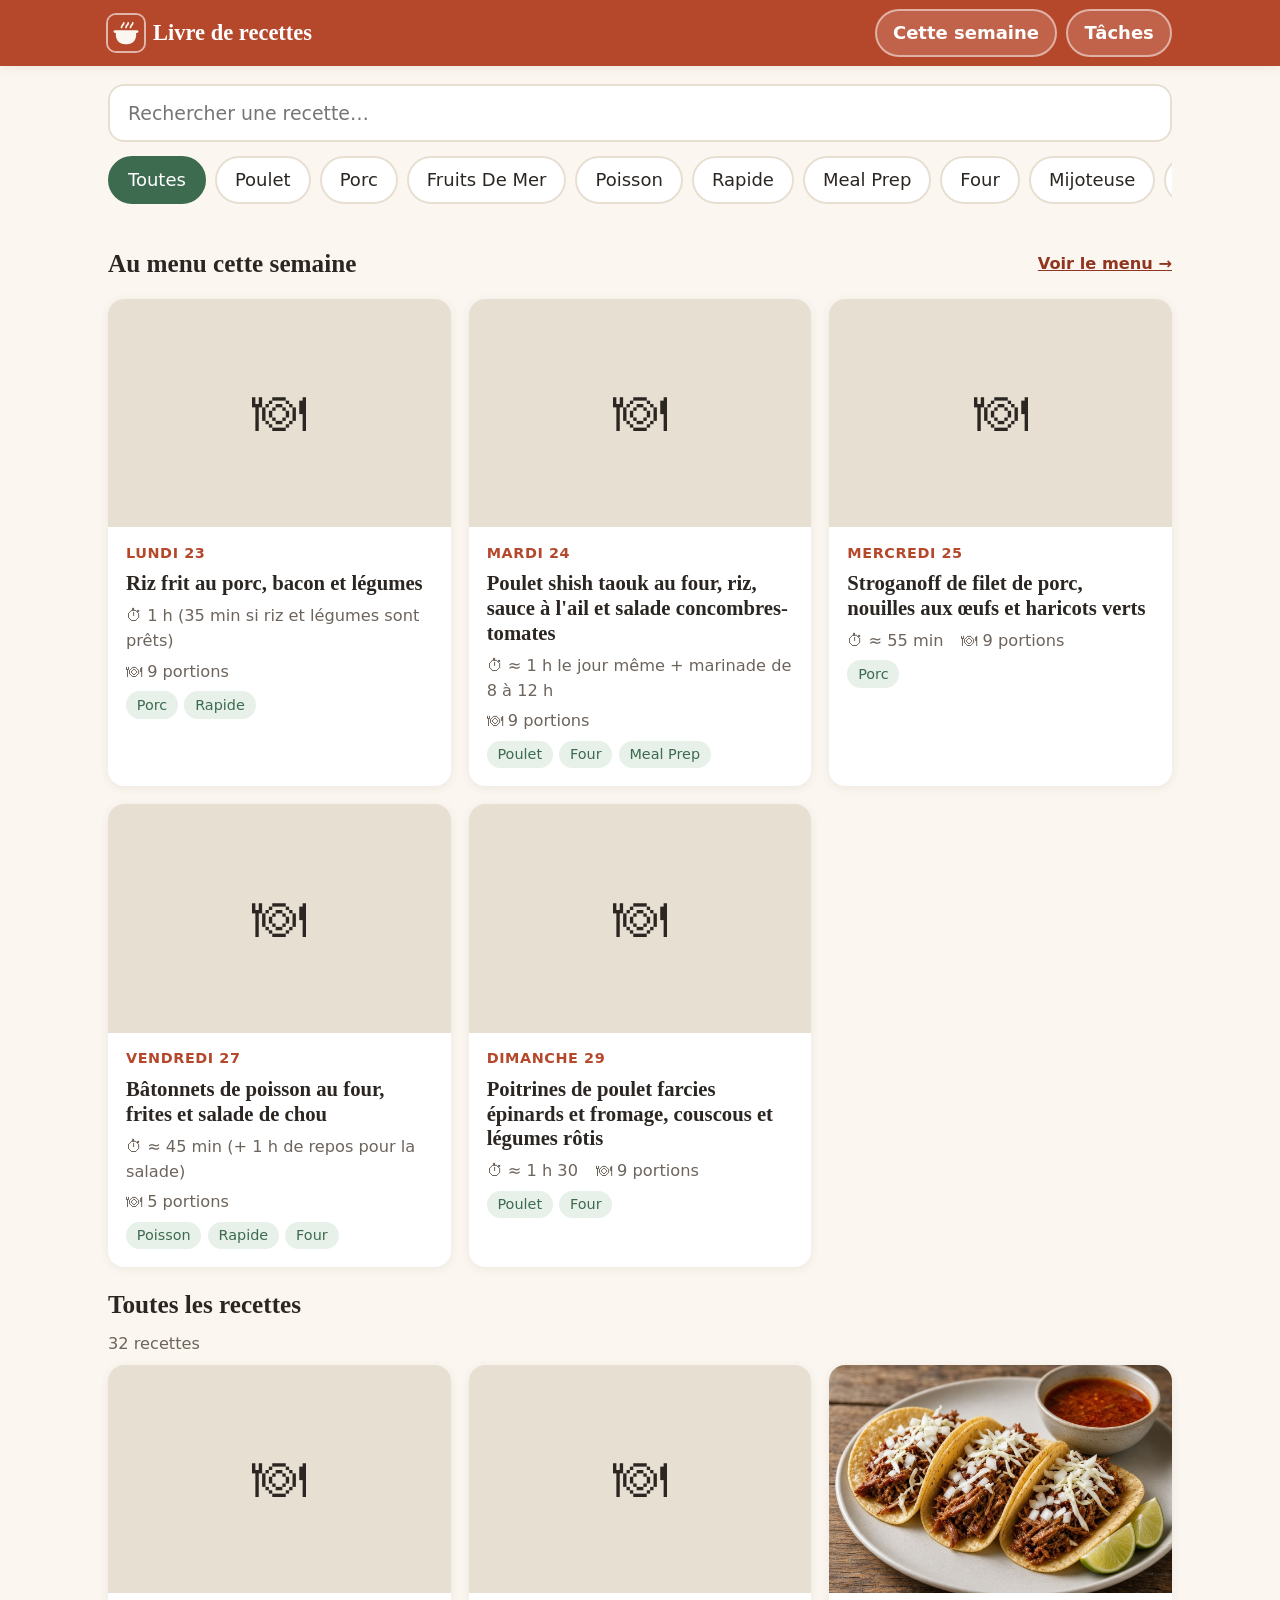
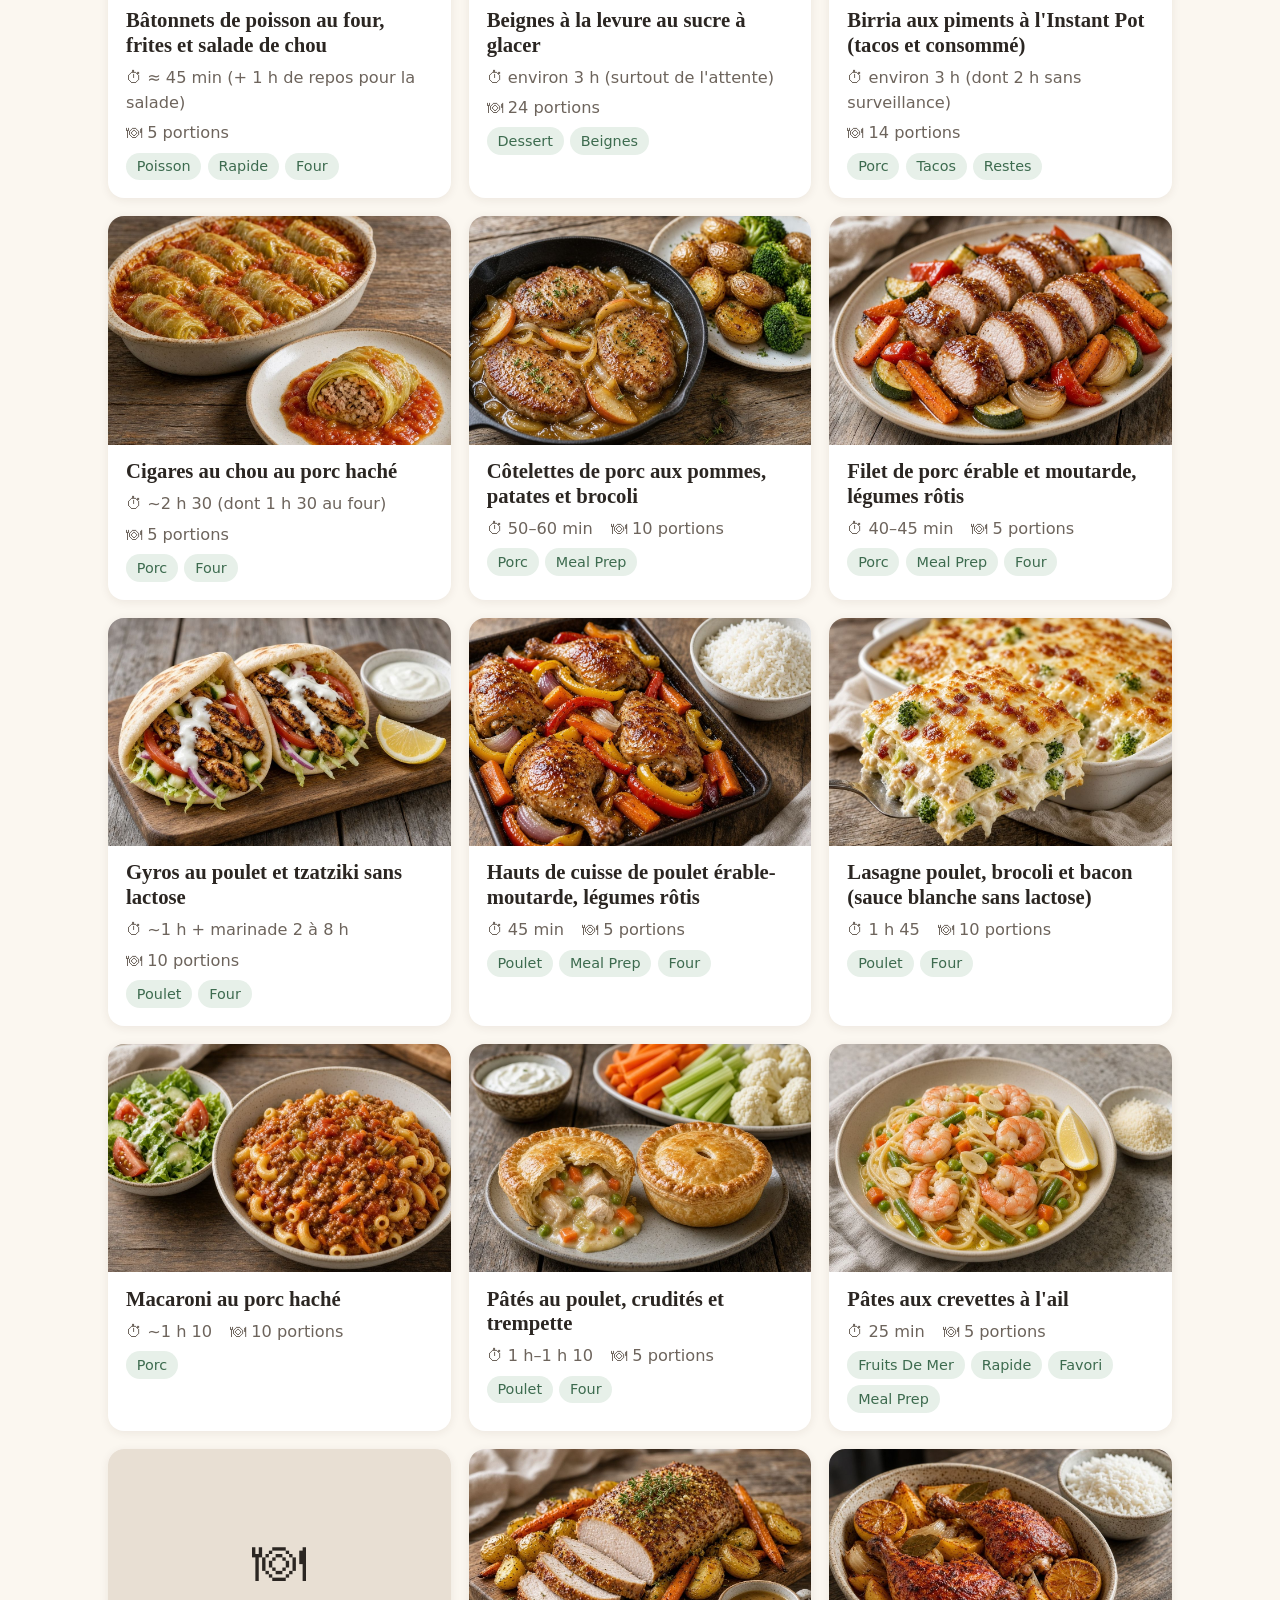
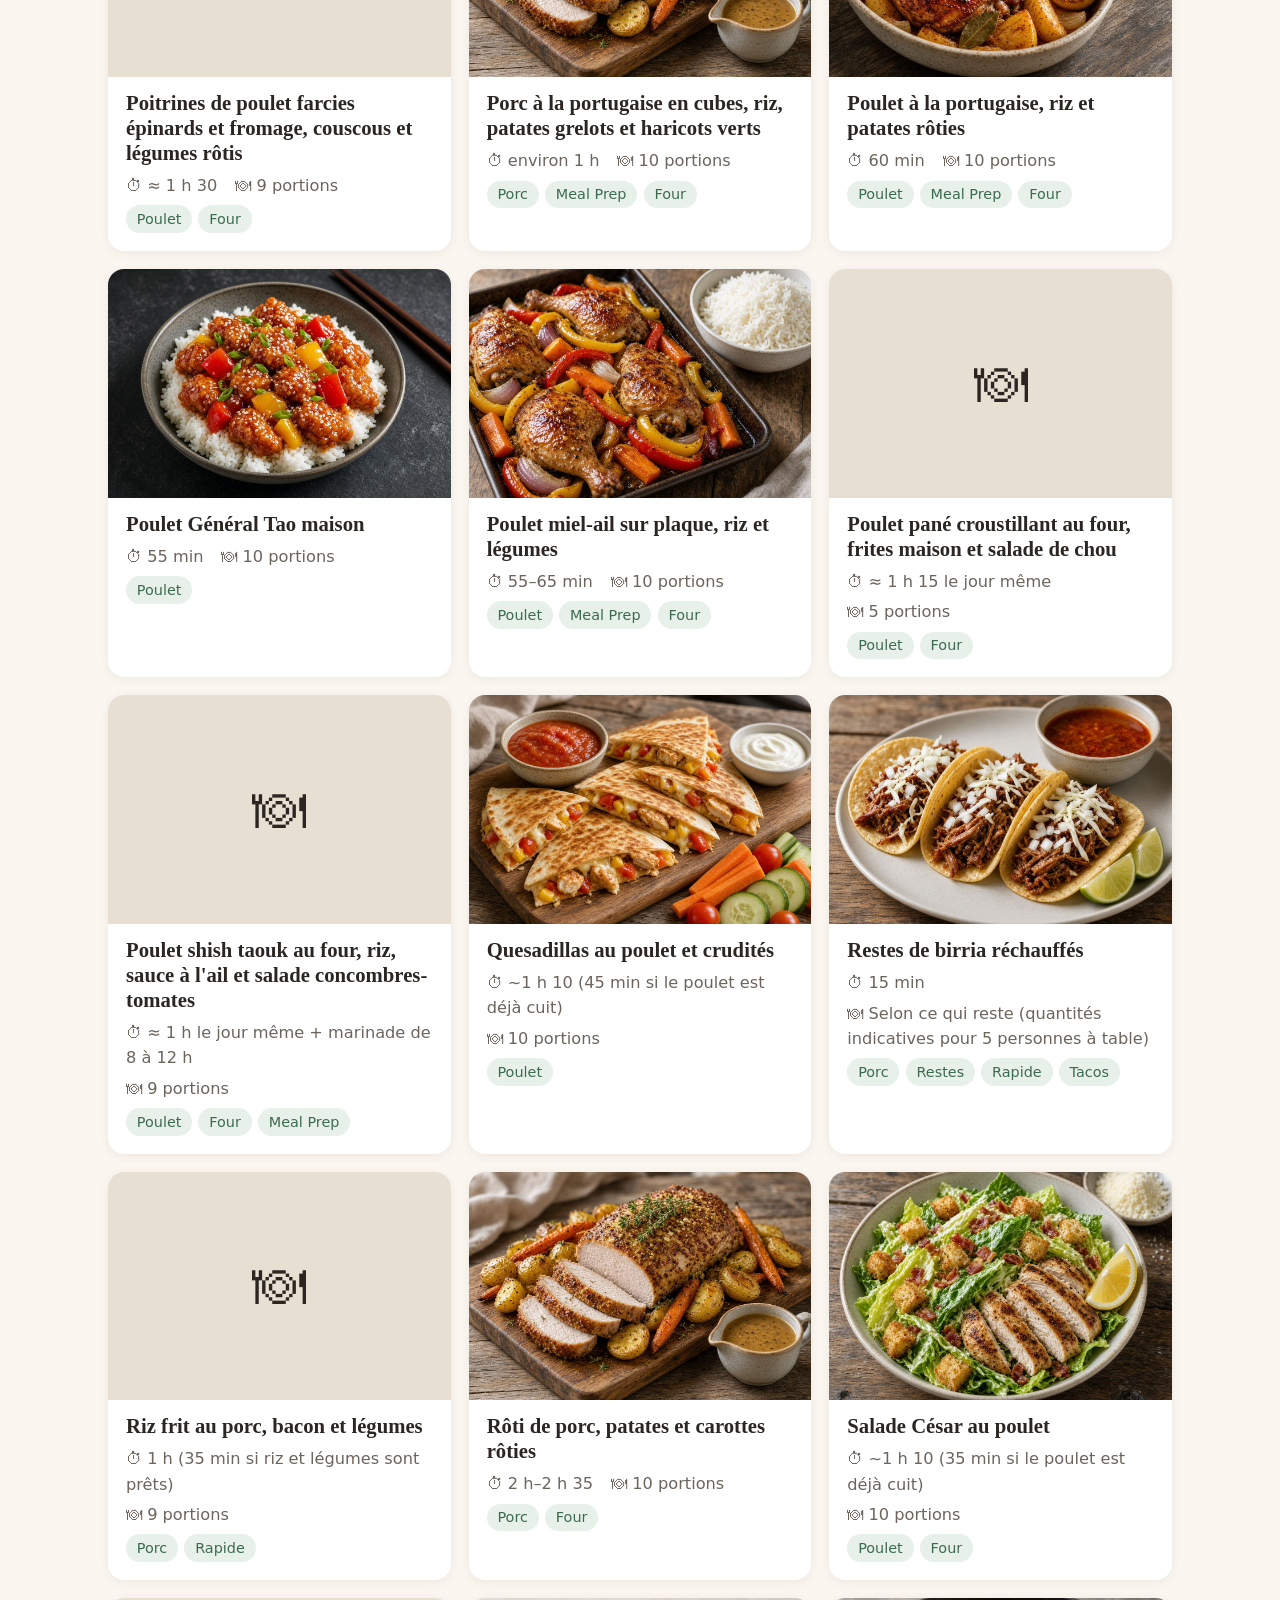
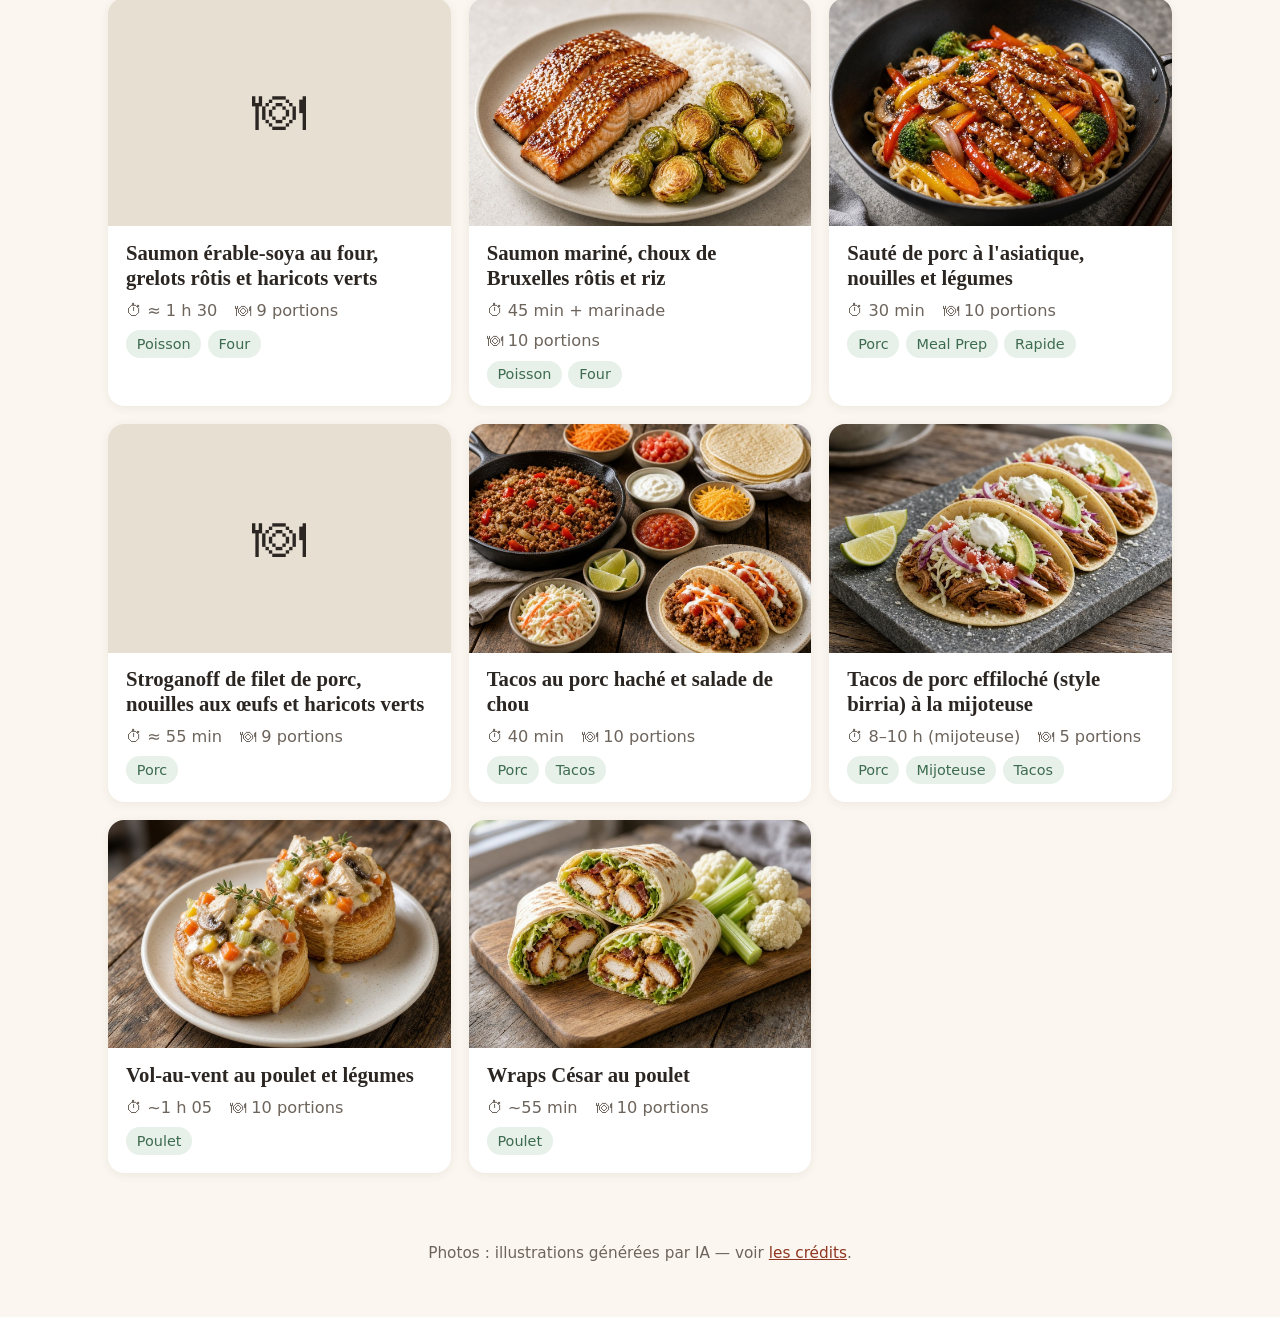
<file: index.html>
<!doctype html>
<html lang="fr-CA">
<head>
  <meta charset="utf-8">
  <meta name="viewport" content="width=device-width, initial-scale=1, viewport-fit=cover">
  <title>Livre de recettes</title>
  <meta name="description" content="Notre livre de recettes familial.">
  <meta name="theme-color" content="#b5482b">
  <link rel="icon" href="assets/favicon.svg" type="image/svg+xml">
  <link rel="manifest" href="manifest.webmanifest">
  <link rel="stylesheet" href="assets/style.css">
</head>
<body>
  <header class="entete">
    <div class="entete-int">
      <a class="logo" href="index.html" aria-label="Livre de recettes — accueil"><img src="assets/favicon.svg" alt="" width="36" height="36"><span class="logo-txt"><span class="logo-long">Livre de recettes</span><span class="logo-court" aria-hidden="true">Recettes</span></span></a>
      <nav>
        <a class="btn btn-clair" href="semaine.html">Cette semaine</a>
        <a class="btn btn-clair" href="taches.html">Tâches</a>
      </nav>
    </div>
  </header>

  <main class="contenu">
    <section class="recherche" aria-label="Recherche et filtres">
      <label for="q" class="visuellement-cache">Rechercher une recette</label>
      <input id="q" type="search" placeholder="Rechercher une recette…" autocomplete="off">
      <div id="filtres" class="filtres" role="group" aria-label="Filtrer par étiquette"></div>
    </section>

    <section id="sec-semaine" aria-labelledby="titre-semaine" hidden>
      <div class="section-entete">
        <h2 id="titre-semaine" class="section-titre">Au menu cette semaine</h2>
        <a class="lien-section" href="semaine.html">Voir le menu →</a>
      </div>
      <div id="grille-semaine" class="grille"></div>
    </section>

    <section id="sec-toutes" aria-labelledby="titre-toutes">
      <h2 id="titre-toutes" class="section-titre">Toutes les recettes</h2>
      <p id="compte" class="compte" aria-live="polite"></p>
      <div id="grille" class="grille"></div>
    </section>
    <p id="erreur" class="erreur" hidden></p>
  </main>

  <footer class="pied">
    <p>Photos : illustrations générées par IA — voir <a href="CREDITS.md">les crédits</a>.</p>
  </footer>

  <script src="assets/app.js"></script>
  <script>LR.pageAccueil();</script>
</body>
</html>
</file>
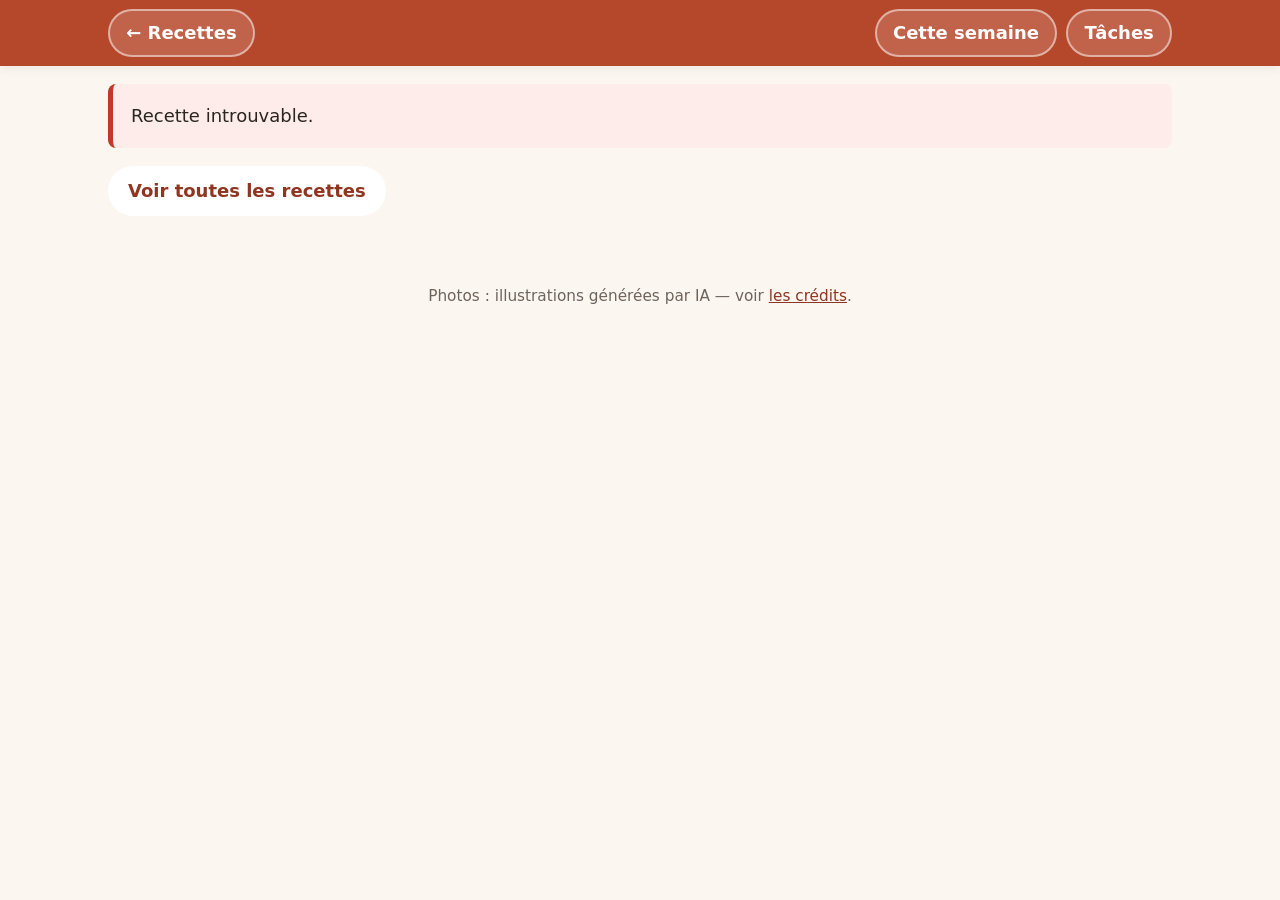
<file: recette.html>
<!doctype html>
<html lang="fr-CA">
<head>
  <meta charset="utf-8">
  <meta name="viewport" content="width=device-width, initial-scale=1, viewport-fit=cover">
  <title>Recette — Livre de recettes</title>
  <meta name="theme-color" content="#b5482b">
  <link rel="icon" href="assets/favicon.svg" type="image/svg+xml">
  <link rel="manifest" href="manifest.webmanifest">
  <link rel="stylesheet" href="assets/style.css">
</head>
<body>
  <header class="entete">
    <div class="entete-int">
      <a class="btn btn-clair" href="index.html" aria-label="Retour à toutes les recettes">← Recettes</a>
      <nav>
        <a class="btn btn-clair" href="semaine.html">Cette semaine</a>
        <a class="btn btn-clair" href="taches.html">Tâches</a>
      </nav>
    </div>
  </header>

  <main id="recette" class="contenu recette">
    <p class="chargement">Chargement de la recette…</p>
  </main>

  <div id="cuisine" class="cuisine" hidden role="dialog" aria-modal="true" aria-labelledby="cuisine-titre">
    <div class="cuisine-haut">
      <p id="cuisine-titre" class="cuisine-titre"></p>
      <button type="button" class="btn btn-clair" id="cuisine-fermer">Fermer ✕</button>
    </div>
    <p id="cuisine-num" class="cuisine-num"></p>
    <div id="cuisine-etape" class="cuisine-etape" aria-live="polite"></div>
    <p id="cuisine-eveil" class="cuisine-eveil"></p>
    <div class="cuisine-bas">
      <button type="button" class="btn btn-gros" id="cuisine-prec">← Précédente</button>
      <button type="button" class="btn btn-gros btn-plein" id="cuisine-suiv">Suivante →</button>
    </div>
  </div>

  <footer class="pied">
    <p>Photos : illustrations générées par IA — voir <a href="CREDITS.md">les crédits</a>.</p>
  </footer>

  <script src="assets/app.js"></script>
  <script>LR.pageRecette();</script>
</body>
</html>
</file>
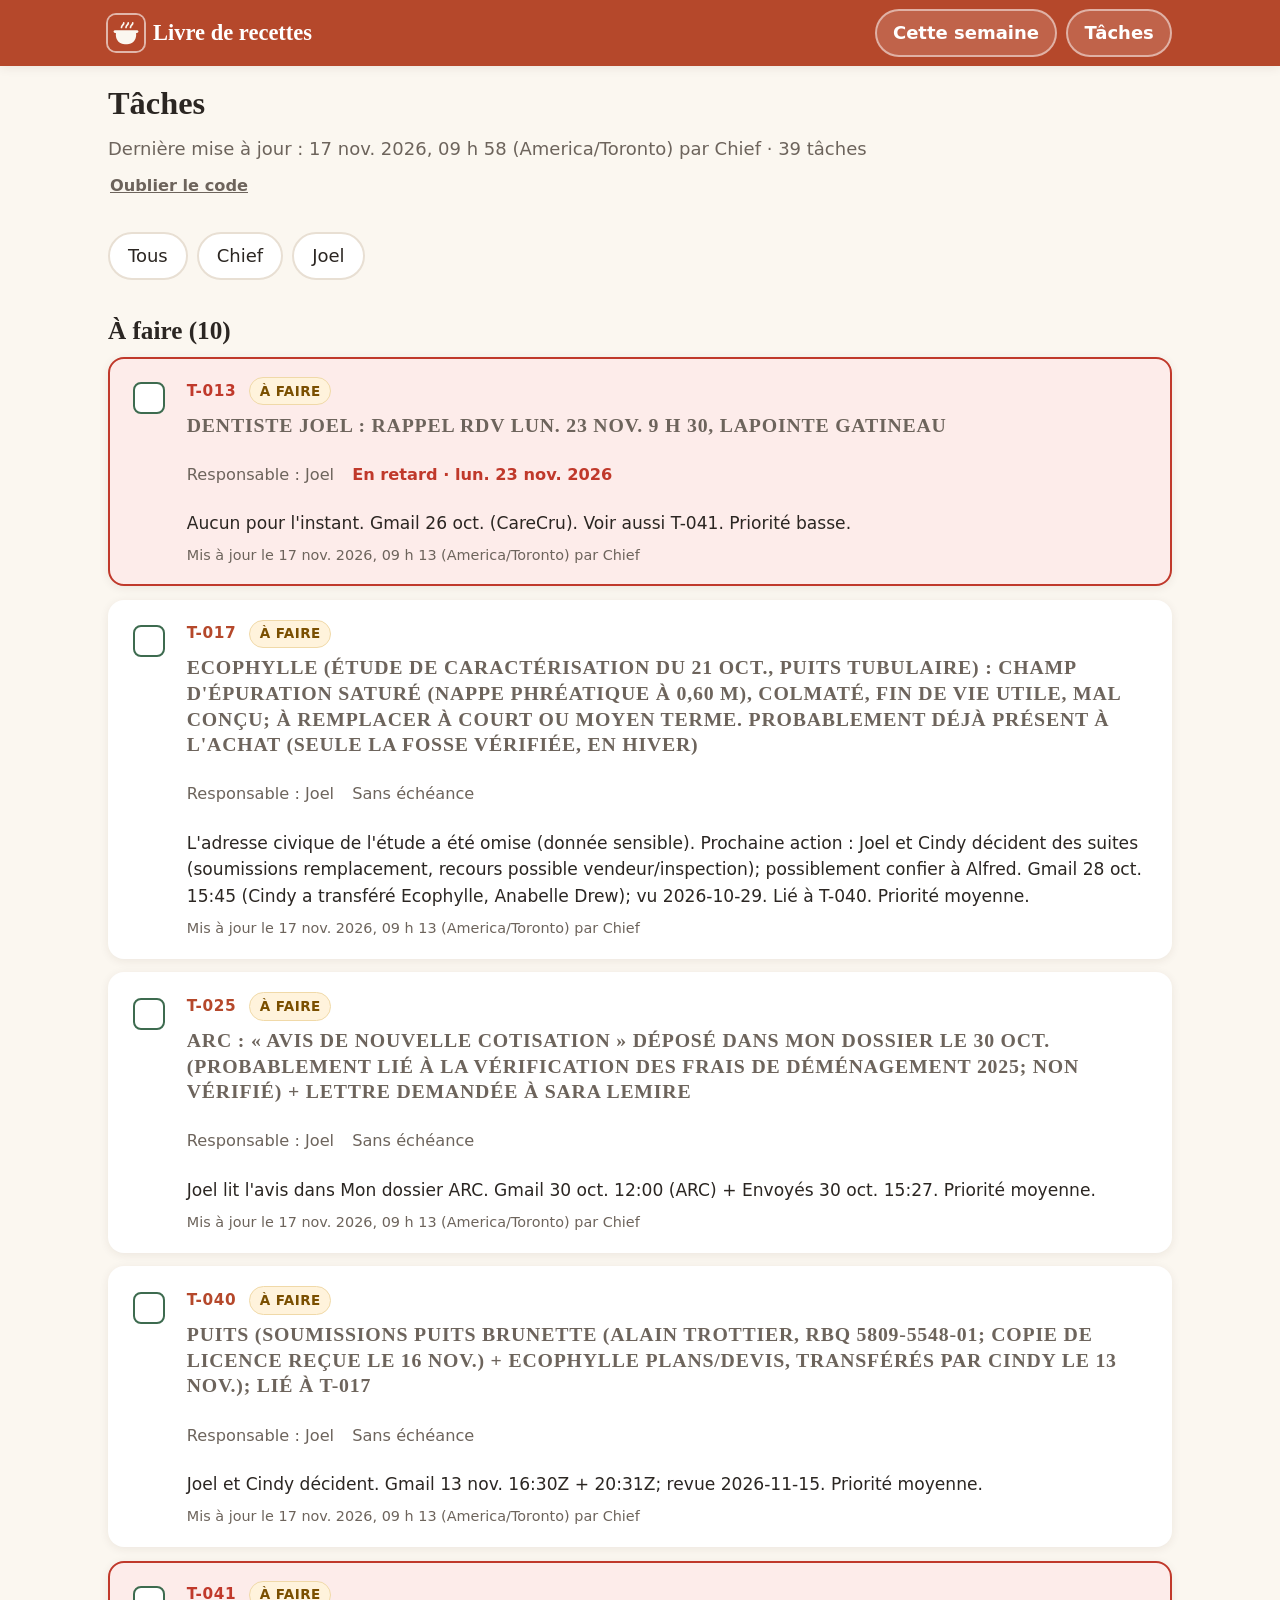
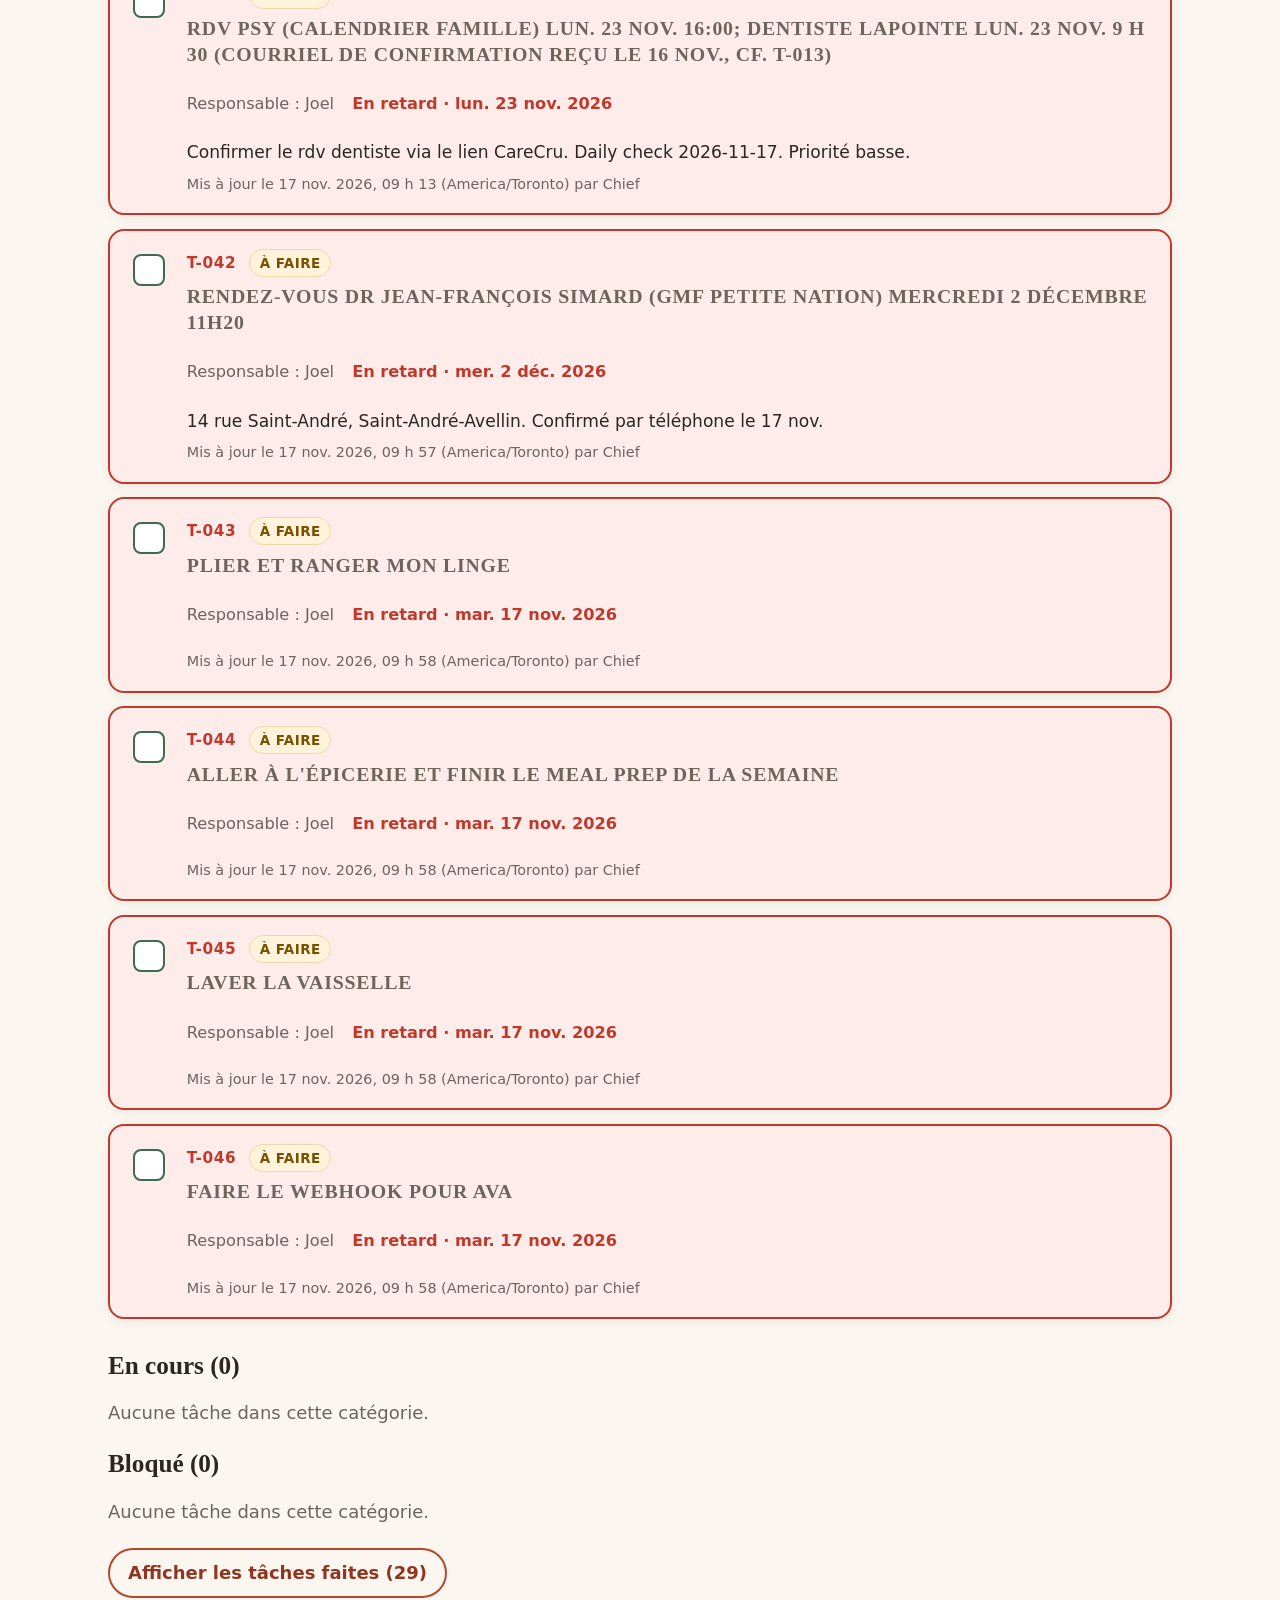
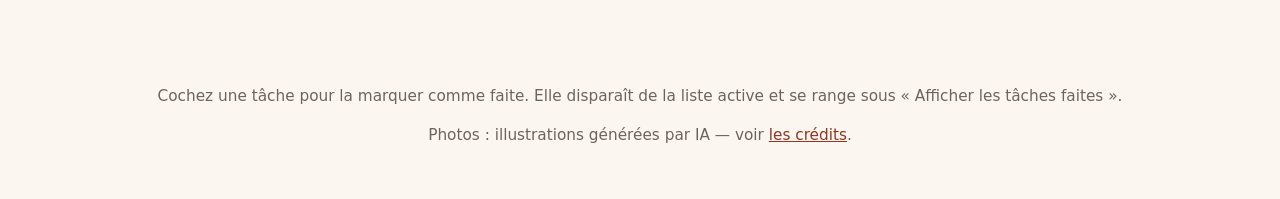
<file: taches.html>
<!doctype html>
<html lang="fr-CA">
<head>
  <meta charset="utf-8">
  <meta name="viewport" content="width=device-width, initial-scale=1, viewport-fit=cover">
  <title>Tâches — Livre de recettes</title>
  <meta name="description" content="Liste des tâches familiales. Cochez une tâche pour la marquer comme faite.">
  <meta name="theme-color" content="#b5482b">
  <link rel="icon" href="assets/favicon.svg" type="image/svg+xml">
  <link rel="manifest" href="manifest.webmanifest">
  <link rel="stylesheet" href="assets/style.css">
</head>
<body>
  <header class="entete">
    <div class="entete-int">
      <a class="logo" href="index.html" aria-label="Livre de recettes — accueil"><img src="assets/favicon.svg" alt="" width="36" height="36"><span class="logo-txt"><span class="logo-long">Livre de recettes</span><span class="logo-court" aria-hidden="true">Recettes</span></span></a>
      <nav>
        <a class="btn btn-clair" href="semaine.html">Cette semaine</a>
        <a class="btn btn-clair" href="taches.html" aria-current="page">Tâches</a>
      </nav>
    </div>
  </header>

  <main class="contenu">
    <h1>Tâches</h1>
    <p id="taches-maj" class="taches-maj">Chargement…</p>
    <p class="taches-outils">
      <button type="button" class="btn btn-lien" id="oublier-code" hidden>Oublier le code</button>
    </p>
    <div id="jeton-panneau" class="bloc jeton-panneau" hidden>
      <h2>Code GitHub</h2>
      <p>Pour cocher une tâche, il faut un jeton d’accès précisé (fine-grained) limité au dépôt <strong>Khayzard/Livre-recettes</strong>, avec la permission <strong>Contents : lecture et écriture</strong>. Les étapes sont dans <a href="TACHES_API.md">TACHES_API.md</a>. Le code reste dans ce navigateur seulement, jamais dans le dépôt.</p>
      <label for="jeton-champ">Jeton GitHub</label>
      <input id="jeton-champ" type="password" autocomplete="off" spellcheck="false" autocapitalize="off">
      <div class="jeton-actions">
        <button type="button" class="btn btn-plein" id="jeton-sauver">Enregistrer</button>
        <button type="button" class="btn btn-contour" id="jeton-annuler">Annuler</button>
      </div>
    </div>
    <p id="erreur" class="erreur" hidden></p>
    <section class="recherche" aria-label="Filtres">
      <div id="filtre-responsable" class="filtres" role="group" aria-label="Filtrer par responsable"></div>
    </section>
    <div id="groupes"></div>
    <div id="sec-faites"></div>
  </main>

  <footer class="pied">
    <p>Cochez une tâche pour la marquer comme faite. Elle disparaît de la liste active et se range sous « Afficher les tâches faites ».</p>
    <p>Photos : illustrations générées par IA — voir <a href="CREDITS.md">les crédits</a>.</p>
  </footer>

  <script>
  (function () {
    "use strict";
    var STATUTS_ACTIFS = [
      { id: "a_faire", label: "À faire" },
      { id: "en_cours", label: "En cours" },
      { id: "bloque", label: "Bloqué" }
    ];
    var LABELS = { a_faire: "À faire", en_cours: "En cours", bloque: "Bloqué", fait: "Fait" };
    var TZ = "America/Toronto";
    var CLE_JETON = "taches-github-token";
    var API = "https://api.github.com/repos/Khayzard/Livre-recettes/contents/taches.json";
    var MAJ_PAR = "Joel (page)";
    var filtreActif = "";
    var faitOuvertes = false;
    var enCours = false;
    var taches = [];
    var actionEnAttente = null;

    function el(tag, attrs, enfants) {
      var n = document.createElement(tag);
      if (attrs) {
        Object.keys(attrs).forEach(function (k) {
          var v = attrs[k];
          if (v === null || v === undefined || v === false) return;
          if (k === "class") n.className = v;
          else if (k === "text") n.textContent = v;
          else if (k.slice(0, 2) === "on") n.addEventListener(k.slice(2), v);
          else n.setAttribute(k, v === true ? "" : v);
        });
      }
      (enfants || []).forEach(function (c) {
        if (c === null || c === undefined) return;
        n.appendChild(typeof c === "string" ? document.createTextNode(c) : c);
      });
      return n;
    }

    function aujourdhui() {
      return new Date().toLocaleDateString("en-CA", { timeZone: TZ });
    }

    function enRetard(t) {
      return !!(t.echeance && t.statut !== "fait" && t.echeance < aujourdhui());
    }

    function formaterJour(isoJour) {
      if (!isoJour) return "Sans échéance";
      var parts = isoJour.split("-");
      if (parts.length !== 3) return isoJour;
      var d = new Date(Date.UTC(Number(parts[0]), Number(parts[1]) - 1, Number(parts[2]), 12));
      return d.toLocaleDateString("fr-CA", { weekday: "short", year: "numeric", month: "short", day: "numeric", timeZone: "UTC" });
    }

    function formaterMaj(iso) {
      var d = new Date(iso);
      if (isNaN(d.getTime())) return iso || "";
      return d.toLocaleString("fr-CA", { dateStyle: "medium", timeStyle: "short", timeZone: TZ }) + " (America/Toronto)";
    }

    function maintenant() {
      var parts = {};
      new Intl.DateTimeFormat("en-CA", {
        timeZone: TZ, year: "numeric", month: "2-digit", day: "2-digit",
        hour: "2-digit", minute: "2-digit", second: "2-digit",
        hourCycle: "h23", timeZoneName: "shortOffset"
      }).formatToParts(new Date()).forEach(function (p) { parts[p.type] = p.value; });
      var m = String(parts.timeZoneName || "").match(/([+-])(\d{1,2})(?::?(\d{2}))?/);
      var off = "-05:00";
      if (m) off = m[1] + String(m[2]).padStart(2, "0") + ":" + String(m[3] || "00").padStart(2, "0");
      return parts.year + "-" + parts.month + "-" + parts.day + "T" + parts.hour + ":" + parts.minute + ":" + parts.second + off;
    }

    function derniereMaj(liste) {
      var meilleur = null;
      liste.forEach(function (t) {
        if (!t.maj) return;
        if (!meilleur || t.maj > meilleur.maj) meilleur = t;
      });
      return meilleur;
    }

    function responsables(liste) {
      var vus = {}, noms = [];
      liste.forEach(function (t) {
        var n = (t.responsable || "").trim();
        if (n && !vus[n]) { vus[n] = true; noms.push(n); }
      });
      noms.sort(function (a, b) { return a.localeCompare(b, "fr"); });
      return noms;
    }

    function copier(liste) {
      return JSON.parse(JSON.stringify(liste));
    }

    function afficherErreur(msg) {
      var e = document.getElementById("erreur");
      if (e) {
        e.textContent = msg;
        e.hidden = false;
        e.scrollIntoView({ behavior: "smooth", block: "nearest" });
      }
    }

    function cacherErreur() {
      var e = document.getElementById("erreur");
      if (e) { e.textContent = ""; e.hidden = true; }
    }

    function lireJeton() {
      try { return (localStorage.getItem(CLE_JETON) || "").trim(); }
      catch (e) { return ""; }
    }

    function ecrireJeton(valeur) {
      localStorage.setItem(CLE_JETON, valeur);
    }

    function oublierJeton() {
      try { localStorage.removeItem(CLE_JETON); } catch (e) {}
    }

    function majLienOublier() {
      var b = document.getElementById("oublier-code");
      if (b) b.hidden = !lireJeton();
    }

    function afficherPanneauJeton() {
      var p = document.getElementById("jeton-panneau");
      p.hidden = false;
      var champ = document.getElementById("jeton-champ");
      champ.value = "";
      champ.focus();
      p.scrollIntoView({ behavior: "smooth", block: "nearest" });
    }

    function cacherPanneauJeton() {
      document.getElementById("jeton-panneau").hidden = true;
      document.getElementById("jeton-champ").value = "";
    }

    function encoderBase64(texte) {
      var octets = new TextEncoder().encode(texte);
      var binaire = "";
      for (var i = 0; i < octets.length; i++) binaire += String.fromCharCode(octets[i]);
      return btoa(binaire);
    }

    function decoderBase64(b64) {
      var propre = String(b64 || "").replace(/\s/g, "");
      var binaire = atob(propre);
      var octets = new Uint8Array(binaire.length);
      for (var i = 0; i < binaire.length; i++) octets[i] = binaire.charCodeAt(i);
      return new TextDecoder().decode(octets);
    }

    function entetes(jeton) {
      var h = { "Accept": "application/vnd.github+json", "X-GitHub-Api-Version": "2022-11-28" };
      if (jeton) h.Authorization = "Bearer " + jeton;
      return h;
    }

    function erreurApi(r) {
      var msg = "Erreur GitHub " + r.status + ".";
      if (r.status === 401) msg = "Le code GitHub a été refusé. Appuyez sur « Oublier le code » puis entrez un nouveau jeton.";
      else if (r.status === 403) msg = "Ce code n’a pas le droit de modifier taches.json. Vérifiez que le jeton a l’accès au dépôt Khayzard/Livre-recettes et la permission Contents (lecture et écriture).";
      else if (r.status === 404) msg = "Le fichier taches.json est introuvable sur GitHub.";
      else if (r.status === 409) msg = "Quelqu’un d’autre a modifié la liste en même temps. Réessayez.";
      else if (r.status === 422) msg = "GitHub a refusé la mise à jour (conflit). Rechargez la page et réessayez.";
      var e = new Error(msg);
      e.statut = r.status;
      return e;
    }

    function getFichier(jeton) {
      return fetch(API + "?ref=main&t=" + Date.now(), { headers: entetes(jeton), cache: "no-store" }).then(function (r) {
        if (!r.ok) throw erreurApi(r);
        return r.json();
      });
    }

    function putFichier(jeton, sha, texte, message) {
      return fetch(API, {
        method: "PUT",
        headers: Object.assign({ "Content-Type": "application/json" }, entetes(jeton)),
        body: JSON.stringify({ message: message, content: encoderBase64(texte), sha: sha, branch: "main" })
      }).then(function (r) {
        if (!r.ok) throw erreurApi(r);
        return r.json();
      });
    }

    function appliquer(liste, id, fait) {
      for (var i = 0; i < liste.length; i++) {
        if (liste[i].id === id) {
          liste[i].statut = fait ? "fait" : "a_faire";
          liste[i].maj = maintenant();
          liste[i].maj_par = MAJ_PAR;
          return liste[i];
        }
      }
      return null;
    }

    function ecrireSur(fichier, id, fait, jeton) {
      var liste = JSON.parse(decoderBase64(fichier.content));
      if (!Array.isArray(liste)) throw new Error("taches.json n’est pas une liste.");
      var t = appliquer(liste, id, fait);
      if (!t) throw new Error("La tâche " + id + " est introuvable sur GitHub.");
      var texte = JSON.stringify(liste, null, 2) + "\n";
      var message = "taches: " + id + " -> " + t.statut + " (par " + MAJ_PAR + ")";
      return putFichier(jeton, fichier.sha, texte, message).then(function () { return liste; });
    }

    function enregistrer(id, fait, jeton) {
      return getFichier(jeton).then(function (fichier) {
        return ecrireSur(fichier, id, fait, jeton);
      }).catch(function (e) {
        if (e.statut !== 409 && e.statut !== 422) throw e;
        return getFichier(jeton).then(function (fichier) {
          return ecrireSur(fichier, id, fait, jeton);
        });
      });
    }

    function surCoche(id, fait) {
      if (enCours) return;
      var jeton = lireJeton();
      if (!jeton) {
        actionEnAttente = { id: id, fait: fait };
        afficherPanneauJeton();
        rendre(taches);
        return;
      }
      executerChangement(id, fait, jeton);
    }

    function executerChangement(id, fait, jeton) {
      var avant = copier(taches);
      if (!appliquer(taches, id, fait)) {
        afficherErreur("La tâche " + id + " est introuvable.");
        return;
      }
      enCours = true;
      cacherErreur();
      rendre(taches);
      enregistrer(id, fait, jeton).then(function (listeServeur) {
        taches = listeServeur;
      }).catch(function (e) {
        taches = avant;
        afficherErreur((e && e.message) || "Impossible d’enregistrer la tâche. Vérifiez la connexion et réessayez.");
      }).then(function () {
        enCours = false;
        rendre(taches);
      });
    }

    function carte(t) {
      var retard = enRetard(t);
      var faite = t.statut === "fait";
      var classes = "tache tache-rangee" + (retard ? " tache-retard" : "") + (faite ? " tache-faite" : "") + (enCours ? " tache-enr" : "");
      var echeanceClasse = "tache-echeance" + (retard ? " tache-echeance-retard" : "");
      var echeanceTexte = t.echeance
        ? (retard ? "En retard · " : "Échéance : ") + formaterJour(t.echeance)
        : "Sans échéance";
      var libelle = faite ? "Remettre " + (t.id || "") + " dans les tâches à faire" : "Marquer " + (t.id || "") + " comme faite";
      var coche = el("label", { class: "tache-coche" }, [
        el("input", {
          type: "checkbox",
          checked: faite,
          disabled: enCours,
          "aria-label": libelle,
          onchange: function (ev) {
            ev.preventDefault();
            surCoche(t.id, ev.target.checked);
          }
        })
      ]);
      var corps = [
        el("div", { class: "tache-haut" }, [
          el("span", { class: "tache-id", text: t.id || "" }),
          el("span", { class: "badge-statut badge-" + (t.statut || "a_faire"), text: LABELS[t.statut] || t.statut || "" })
        ]),
        el("h3", { class: "tache-titre", text: t.titre || "(sans titre)" }),
        el("p", { class: "tache-meta" }, [
          el("span", { text: "Responsable : " + (t.responsable || "—") }),
          el("span", { class: echeanceClasse, text: echeanceTexte })
        ])
      ];
      if (t.notes) corps.push(el("p", { class: "tache-notes", text: t.notes }));
      if (t.maj) {
        var par = t.maj_par ? " par " + t.maj_par : "";
        corps.push(el("p", { class: "tache-maj", text: "Mis à jour le " + formaterMaj(t.maj) + par }));
      }
      return el("li", { class: classes }, [
        coche,
        el("div", { class: "tache-corps" }, corps)
      ]);
    }

    function rendre(liste) {
      var filtre = filtreActif;
      var visibles = liste.filter(function (t) {
        return !filtre || t.responsable === filtre;
      });
      var last = derniereMaj(liste);
      var majEl = document.getElementById("taches-maj");
      var suffixe = enCours ? " · Enregistrement…" : "";
      if (last && last.maj) {
        majEl.textContent = "Dernière mise à jour : " + formaterMaj(last.maj) +
          (last.maj_par ? " par " + last.maj_par : "") +
          " · " + liste.length + " tâche" + (liste.length > 1 ? "s" : "") + suffixe;
      } else {
        majEl.textContent = liste.length + " tâche" + (liste.length > 1 ? "s" : "") + suffixe;
      }
      majLienOublier();

      var barre = document.getElementById("filtre-responsable");
      var boutons = [el("button", {
        type: "button",
        class: "puce",
        "aria-pressed": filtre === "",
        text: "Tous",
        onclick: function () { filtreActif = ""; rendre(liste); }
      })];
      responsables(liste).forEach(function (nom) {
        boutons.push(el("button", {
          type: "button",
          class: "puce",
          "aria-pressed": filtre === nom,
          text: nom,
          onclick: function () { filtreActif = nom; rendre(liste); }
        }));
      });
      barre.replaceChildren.apply(barre, boutons);

      var groupes = document.getElementById("groupes");
      var blocs = STATUTS_ACTIFS.map(function (s) {
        var items = visibles.filter(function (t) { return t.statut === s.id; });
        var titre = s.label + " (" + items.length + ")";
        var listeEl = items.length
          ? el("ul", { class: "liste-taches" }, items.map(carte))
          : el("p", { class: "vide", text: "Aucune tâche dans cette catégorie." });
        return el("section", { "aria-label": s.label }, [
          el("h2", { class: "section-titre", text: titre }),
          listeEl
        ]);
      });
      groupes.replaceChildren.apply(groupes, blocs);

      var faites = visibles.filter(function (t) { return t.statut === "fait"; });
      var nFaites = faites.length;
      var zoneFaites = document.getElementById("sec-faites");
      var btnFaites = el("button", {
        type: "button",
        class: "btn btn-contour taches-faites-btn",
        "aria-expanded": faitOuvertes,
        "aria-controls": "liste-faites",
        text: (faitOuvertes ? "Masquer" : "Afficher") + " les tâches faites (" + nFaites + ")",
        onclick: function () { faitOuvertes = !faitOuvertes; rendre(taches); }
      });
      var listeFaites = el("div", { id: "liste-faites" });
      if (!faitOuvertes) listeFaites.hidden = true;
      if (nFaites) listeFaites.appendChild(el("ul", { class: "liste-taches" }, faites.map(carte)));
      else listeFaites.appendChild(el("p", { class: "vide", text: "Aucune tâche faite." }));
      zoneFaites.replaceChildren(el("section", { "aria-label": "Tâches faites" }, [btnFaites, listeFaites]));
    }

    document.getElementById("oublier-code").addEventListener("click", function () {
      oublierJeton();
      actionEnAttente = null;
      majLienOublier();
      cacherErreur();
      afficherErreur("Code oublié sur cet appareil. La prochaine fois que vous cocherez une tâche, il faudra le saisir de nouveau.");
    });

    document.getElementById("jeton-sauver").addEventListener("click", function () {
      var v = document.getElementById("jeton-champ").value.trim();
      if (!v) {
        afficherErreur("Collez le jeton GitHub pour pouvoir cocher une tâche.");
        return;
      }
      try {
        ecrireJeton(v);
      } catch (e) {
        afficherErreur("Impossible d’enregistrer le code dans ce navigateur. Vérifiez que le stockage local n’est pas bloqué.");
        return;
      }
      document.getElementById("jeton-champ").value = "";
      cacherPanneauJeton();
      cacherErreur();
      majLienOublier();
      if (actionEnAttente) {
        var a = actionEnAttente;
        actionEnAttente = null;
        executerChangement(a.id, a.fait, v);
      }
    });

    document.getElementById("jeton-annuler").addEventListener("click", function () {
      actionEnAttente = null;
      cacherPanneauJeton();
      rendre(taches);
    });

    document.getElementById("jeton-champ").addEventListener("keydown", function (ev) {
      if (ev.key === "Enter") {
        ev.preventDefault();
        document.getElementById("jeton-sauver").click();
      }
    });

    var url = "taches.json?t=" + Date.now();
    fetch(url, { cache: "no-store" }).then(function (r) {
      if (!r.ok) throw new Error("taches.json : " + r.status);
      return r.json();
    }).then(function (data) {
      if (!Array.isArray(data)) throw new Error("taches.json n'est pas une liste.");
      taches = data;
      rendre(taches);
    }).catch(function () {
      document.getElementById("taches-maj").textContent = "";
      afficherErreur("Impossible de charger les tâches. Si vous ouvrez le fichier directement, lancez plutôt un petit serveur (voir le README).");
    });
  })();
  </script>
</body>
</html>
</file>
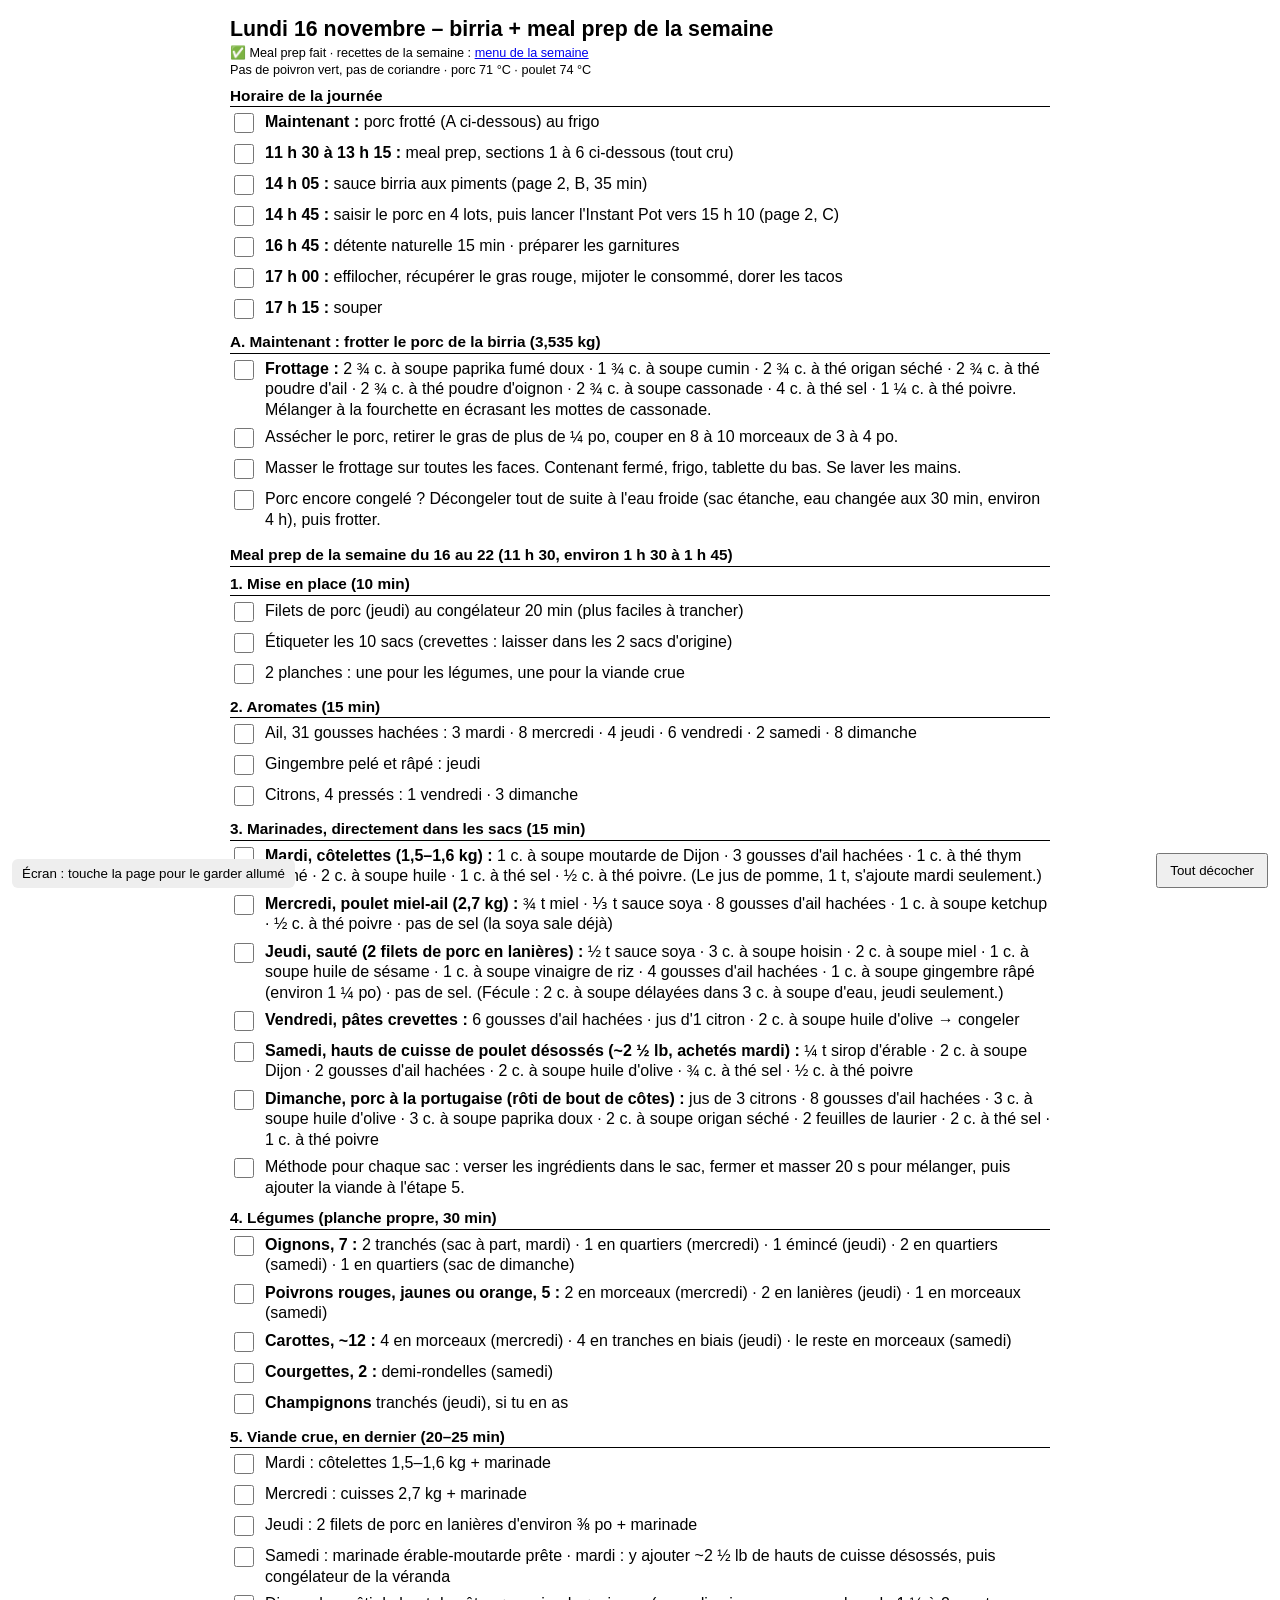
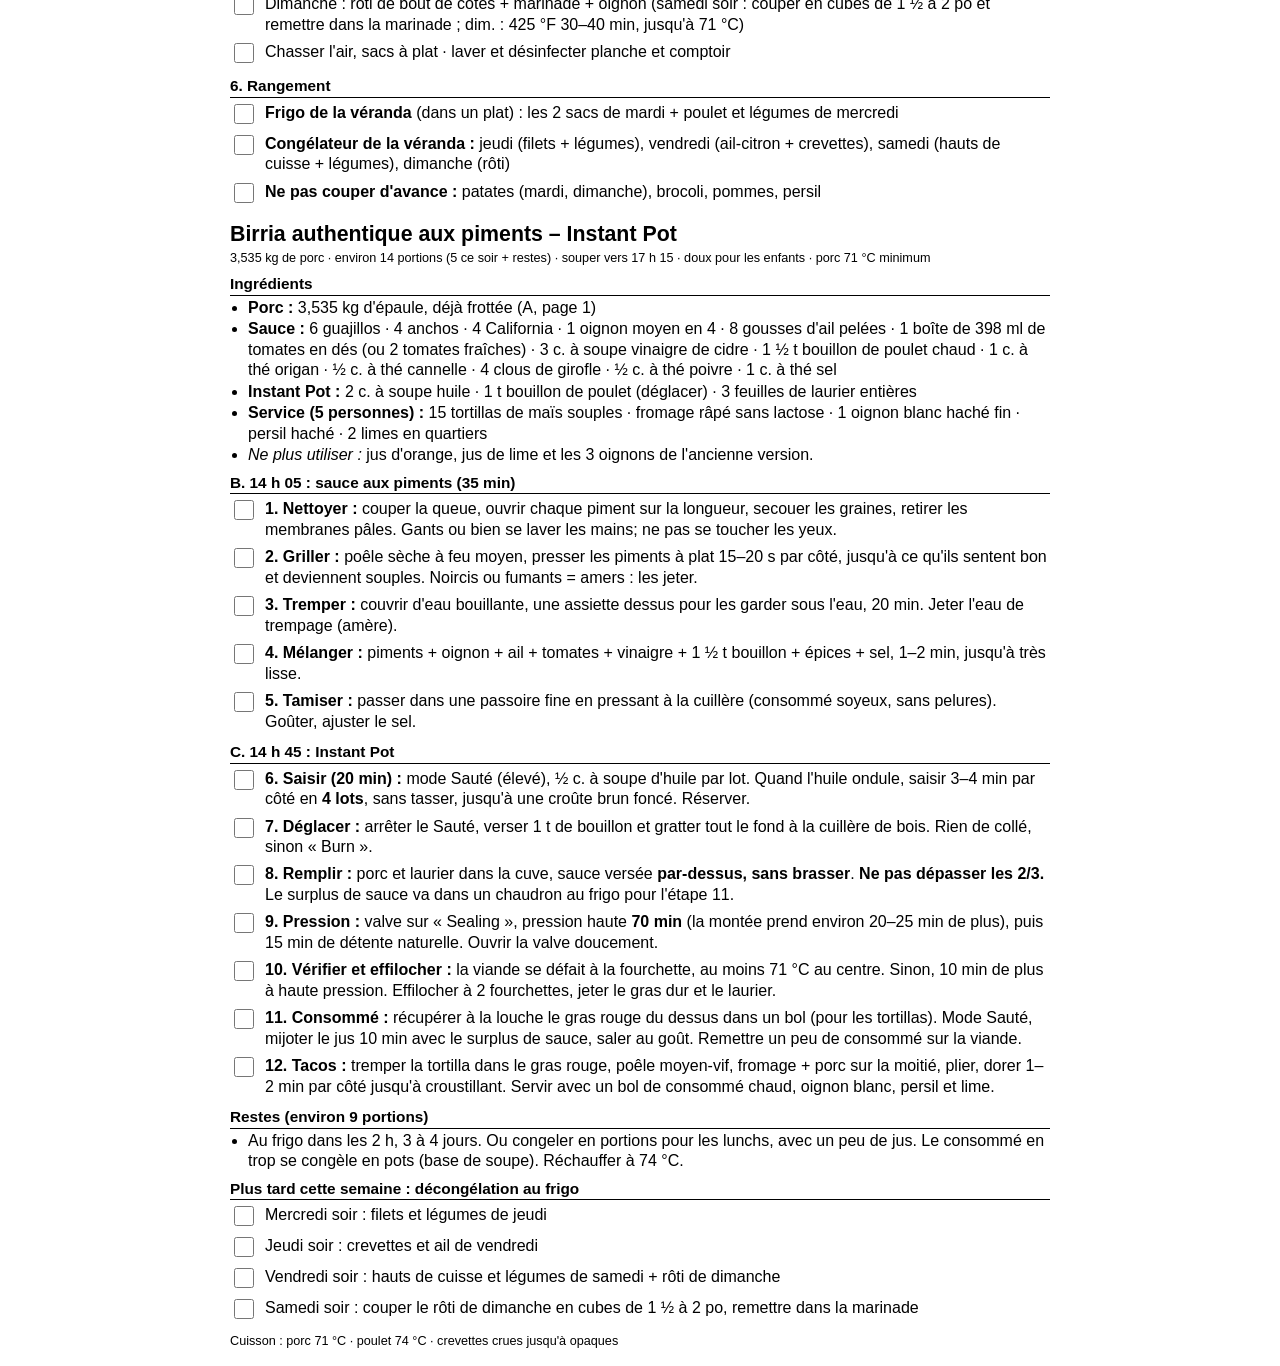
<file: mealprep/2026-11-16.html>
<!DOCTYPE html><html lang="fr"><head><meta name="viewport" content="width=device-width, initial-scale=1"><meta name="robots" content="noindex"><title>Meal prep 16 nov.</title><meta charset="utf-8"><style>
@page{size:letter;margin:11mm}
body{font-family:Arial,sans-serif;font-size:9.6pt;line-height:1.28;color:#000}
h1{font-size:16pt;margin:0 0 2px}
.sub{font-size:9.5pt;margin-bottom:8px}
h2{font-size:11.5pt;margin:7px 0 2px;border-bottom:1px solid #000;padding-bottom:1px}
ul{margin:2px 0 2px 18px;padding:0}li{margin:1px 0}
.cb li{list-style:none;margin-left:-18px}
.cb li label{display:flex;gap:8px;align-items:flex-start;cursor:pointer;padding:3px 0}
.cb input{width:20px;height:20px;flex:none;margin-top:1px}
.cb li.done label span{text-decoration:line-through;color:#888}
body{max-width:820px;margin:16px auto;padding:0 14px;font-size:12pt}
#reset{position:fixed;right:12px;bottom:12px;padding:8px 12px}
@media print{#reset{display:none}}

</style></head><body>
<h1>Lundi 16 novembre – birria + meal prep de la semaine</h1>
<div class="sub">✅ Meal prep fait · recettes de la semaine : <a href="../semaine.html">menu de la semaine</a><br>Pas de poivron vert, pas de coriandre · porc 71 °C · poulet 74 °C</div>

<h2>Horaire de la journée</h2>
<ul class="cb">
<li><b>Maintenant :</b> porc frotté (A ci-dessous) au frigo</li>
<li><b>11 h 30 à 13 h 15 :</b> meal prep, sections 1 à 6 ci-dessous (tout cru)</li>
<li><b>14 h 05 :</b> sauce birria aux piments (page 2, B, 35 min)</li>
<li><b>14 h 45 :</b> saisir le porc en 4 lots, puis lancer l'Instant Pot vers 15 h 10 (page 2, C)</li>
<li><b>16 h 45 :</b> détente naturelle 15 min · préparer les garnitures</li>
<li><b>17 h 00 :</b> effilocher, récupérer le gras rouge, mijoter le consommé, dorer les tacos</li>
<li><b>17 h 15 :</b> souper</li>
</ul>

<h2>A. Maintenant : frotter le porc de la birria (3,535 kg)</h2>
<ul class="cb">
<li><b>Frottage :</b> 2 ¾ c. à soupe paprika fumé doux · 1 ¾ c. à soupe cumin · 2 ¾ c. à thé origan séché · 2 ¾ c. à thé poudre d'ail · 2 ¾ c. à thé poudre d'oignon · 2 ¾ c. à soupe cassonade · 4 c. à thé sel · 1 ¼ c. à thé poivre. Mélanger à la fourchette en écrasant les mottes de cassonade.</li>
<li>Assécher le porc, retirer le gras de plus de ¼ po, couper en 8 à 10 morceaux de 3 à 4 po.</li>
<li>Masser le frottage sur toutes les faces. Contenant fermé, frigo, tablette du bas. Se laver les mains.</li>
<li>Porc encore congelé ? Décongeler tout de suite à l'eau froide (sac étanche, eau changée aux 30 min, environ 4 h), puis frotter.</li>
</ul>

<h2 style="margin-top:12px">Meal prep de la semaine du 16 au 22 (11 h 30, environ 1 h 30 à 1 h 45)</h2>

<h2>1. Mise en place (10 min)</h2>
<ul class="cb">
<li>Filets de porc (jeudi) au congélateur 20 min (plus faciles à trancher)</li>
<li>Étiqueter les 10 sacs (crevettes : laisser dans les 2 sacs d'origine)</li>
<li>2 planches : une pour les légumes, une pour la viande crue</li>
</ul>

<h2>2. Aromates (15 min)</h2>
<ul class="cb">
<li>Ail, 31 gousses hachées : 3 mardi · 8 mercredi · 4 jeudi · 6 vendredi · 2 samedi · 8 dimanche</li>
<li>Gingembre pelé et râpé : jeudi</li>
<li>Citrons, 4 pressés : 1 vendredi · 3 dimanche</li>
</ul>

<h2>3. Marinades, directement dans les sacs (15 min)</h2>
<ul class="cb">
<li><b>Mardi, côtelettes (1,5–1,6 kg) :</b> 1 c. à soupe moutarde de Dijon · 3 gousses d'ail hachées · 1 c. à thé thym séché · 2 c. à soupe huile · 1 c. à thé sel · ½ c. à thé poivre. (Le jus de pomme, 1 t, s'ajoute mardi seulement.)</li>
<li><b>Mercredi, poulet miel-ail (2,7 kg) :</b> ¾ t miel · ⅓ t sauce soya · 8 gousses d'ail hachées · 1 c. à soupe ketchup · ½ c. à thé poivre · pas de sel (la soya sale déjà)</li>
<li><b>Jeudi, sauté (2 filets de porc en lanières) :</b> ½ t sauce soya · 3 c. à soupe hoisin · 2 c. à soupe miel · 1 c. à soupe huile de sésame · 1 c. à soupe vinaigre de riz · 4 gousses d'ail hachées · 1 c. à soupe gingembre râpé (environ 1 ¼ po) · pas de sel. (Fécule : 2 c. à soupe délayées dans 3 c. à soupe d'eau, jeudi seulement.)</li>
<li><b>Vendredi, pâtes crevettes :</b> 6 gousses d'ail hachées · jus d'1 citron · 2 c. à soupe huile d'olive → congeler</li>
<li><b>Samedi, hauts de cuisse de poulet désossés (~2 ½ lb, achetés mardi) :</b> ¼ t sirop d'érable · 2 c. à soupe Dijon · 2 gousses d'ail hachées · 2 c. à soupe huile d'olive · ¾ c. à thé sel · ½ c. à thé poivre</li>
<li><b>Dimanche, porc à la portugaise (rôti de bout de côtes) :</b> jus de 3 citrons · 8 gousses d'ail hachées · 3 c. à soupe huile d'olive · 3 c. à soupe paprika doux · 2 c. à soupe origan séché · 2 feuilles de laurier · 2 c. à thé sel · 1 c. à thé poivre</li>
<li>Méthode pour chaque sac : verser les ingrédients dans le sac, fermer et masser 20 s pour mélanger, puis ajouter la viande à l'étape 5.</li>
</ul>

<h2>4. Légumes (planche propre, 30 min)</h2>
<ul class="cb">
<li><b>Oignons, 7 :</b> 2 tranchés (sac à part, mardi) · 1 en quartiers (mercredi) · 1 émincé (jeudi) · 2 en quartiers (samedi) · 1 en quartiers (sac de dimanche)</li>
<li><b>Poivrons rouges, jaunes ou orange, 5 :</b> 2 en morceaux (mercredi) · 2 en lanières (jeudi) · 1 en morceaux (samedi)</li>
<li><b>Carottes, ~12 :</b> 4 en morceaux (mercredi) · 4 en tranches en biais (jeudi) · le reste en morceaux (samedi)</li>
<li><b>Courgettes, 2 :</b> demi-rondelles (samedi)</li>
<li><b>Champignons</b> tranchés (jeudi), si tu en as</li>
</ul>

<h2>5. Viande crue, en dernier (20–25 min)</h2>
<ul class="cb">
<li>Mardi : côtelettes 1,5–1,6 kg + marinade</li>
<li>Mercredi : cuisses 2,7 kg + marinade</li>
<li>Jeudi : 2 filets de porc en lanières d'environ ⅜ po + marinade</li>
<li>Samedi : marinade érable-moutarde prête · mardi : y ajouter ~2 ½ lb de hauts de cuisse désossés, puis congélateur de la véranda</li>
<li>Dimanche : rôti de bout de côtes + marinade + oignon (samedi soir : couper en cubes de 1 ½ à 2 po et remettre dans la marinade ; dim. : 425 °F 30–40 min, jusqu'à 71 °C)</li>
<li>Chasser l'air, sacs à plat · laver et désinfecter planche et comptoir</li>
</ul>

<h2>6. Rangement</h2>
<ul class="cb">
<li><b>Frigo de la véranda</b> (dans un plat) : les 2 sacs de mardi + poulet et légumes de mercredi</li>
<li><b>Congélateur de la véranda :</b> jeudi (filets + légumes), vendredi (ail-citron + crevettes), samedi (hauts de cuisse + légumes), dimanche (rôti)</li>
<li><b>Ne pas couper d'avance :</b> patates (mardi, dimanche), brocoli, pommes, persil</li>
</ul>




<h1 style="margin-top:12px">Birria authentique aux piments – Instant Pot</h1>
<div class="sub">3,535 kg de porc · environ 14 portions (5 ce soir + restes) · souper vers 17 h 15 · doux pour les enfants · porc 71 °C minimum</div>

<h2>Ingrédients</h2>
<ul>
<li><b>Porc :</b> 3,535 kg d'épaule, déjà frottée (A, page 1)</li>
<li><b>Sauce :</b> 6 guajillos · 4 anchos · 4 California · 1 oignon moyen en 4 · 8 gousses d'ail pelées · 1 boîte de 398 ml de tomates en dés (ou 2 tomates fraîches) · 3 c. à soupe vinaigre de cidre · 1 ½ t bouillon de poulet chaud · 1 c. à thé origan · ½ c. à thé cannelle · 4 clous de girofle · ½ c. à thé poivre · 1 c. à thé sel</li>
<li><b>Instant Pot :</b> 2 c. à soupe huile · 1 t bouillon de poulet (déglacer) · 3 feuilles de laurier entières</li>
<li><b>Service (5 personnes) :</b> 15 tortillas de maïs souples · fromage râpé sans lactose · 1 oignon blanc haché fin · persil haché · 2 limes en quartiers</li>
<li><i>Ne plus utiliser :</i> jus d'orange, jus de lime et les 3 oignons de l'ancienne version.</li>
</ul>

<h2>B. 14 h 05 : sauce aux piments (35 min)</h2>
<ul class="cb">
<li><b>1. Nettoyer :</b> couper la queue, ouvrir chaque piment sur la longueur, secouer les graines, retirer les membranes pâles. Gants ou bien se laver les mains; ne pas se toucher les yeux.</li>
<li><b>2. Griller :</b> poêle sèche à feu moyen, presser les piments à plat 15–20 s par côté, jusqu'à ce qu'ils sentent bon et deviennent souples. Noircis ou fumants = amers : les jeter.</li>
<li><b>3. Tremper :</b> couvrir d'eau bouillante, une assiette dessus pour les garder sous l'eau, 20 min. Jeter l'eau de trempage (amère).</li>
<li><b>4. Mélanger :</b> piments + oignon + ail + tomates + vinaigre + 1 ½ t bouillon + épices + sel, 1–2 min, jusqu'à très lisse.</li>
<li><b>5. Tamiser :</b> passer dans une passoire fine en pressant à la cuillère (consommé soyeux, sans pelures). Goûter, ajuster le sel.</li>
</ul>

<h2>C. 14 h 45 : Instant Pot</h2>
<ul class="cb">
<li><b>6. Saisir (20 min) :</b> mode Sauté (élevé), ½ c. à soupe d'huile par lot. Quand l'huile ondule, saisir 3–4 min par côté en <b>4 lots</b>, sans tasser, jusqu'à une croûte brun foncé. Réserver.</li>
<li><b>7. Déglacer :</b> arrêter le Sauté, verser 1 t de bouillon et gratter tout le fond à la cuillère de bois. Rien de collé, sinon « Burn ».</li>
<li><b>8. Remplir :</b> porc et laurier dans la cuve, sauce versée <b>par-dessus, sans brasser</b>. <b>Ne pas dépasser les 2/3.</b> Le surplus de sauce va dans un chaudron au frigo pour l'étape 11.</li>
<li><b>9. Pression :</b> valve sur « Sealing », pression haute <b>70 min</b> (la montée prend environ 20–25 min de plus), puis 15 min de détente naturelle. Ouvrir la valve doucement.</li>
<li><b>10. Vérifier et effilocher :</b> la viande se défait à la fourchette, au moins 71 °C au centre. Sinon, 10 min de plus à haute pression. Effilocher à 2 fourchettes, jeter le gras dur et le laurier.</li>
<li><b>11. Consommé :</b> récupérer à la louche le gras rouge du dessus dans un bol (pour les tortillas). Mode Sauté, mijoter le jus 10 min avec le surplus de sauce, saler au goût. Remettre un peu de consommé sur la viande.</li>
<li><b>12. Tacos :</b> tremper la tortilla dans le gras rouge, poêle moyen-vif, fromage + porc sur la moitié, plier, dorer 1–2 min par côté jusqu'à croustillant. Servir avec un bol de consommé chaud, oignon blanc, persil et lime.</li>
</ul>

<h2>Restes (environ 9 portions)</h2>
<ul><li>Au frigo dans les 2 h, 3 à 4 jours. Ou congeler en portions pour les lunchs, avec un peu de jus. Le consommé en trop se congèle en pots (base de soupe). Réchauffer à 74 °C.</li></ul>
<h2>Plus tard cette semaine : décongélation au frigo</h2>
<ul class="cb">
<li>Mercredi soir : filets et légumes de jeudi</li>
<li>Jeudi soir : crevettes et ail de vendredi</li>
<li>Vendredi soir : hauts de cuisse et légumes de samedi + rôti de dimanche</li>
<li>Samedi soir : couper le rôti de dimanche en cubes de 1 ½ à 2 po, remettre dans la marinade</li>
</ul>
<div class="sub" style="margin-top:8px">Cuisson : porc 71 °C · poulet 74 °C · crevettes crues jusqu'à opaques</div><button id="reset">Tout décocher</button>
<script>
const K='mp16-checks';const st=JSON.parse(localStorage.getItem(K)||'{}');
document.querySelectorAll('.cb li').forEach((li,i)=>{const sp=document.createElement('span');sp.innerHTML=li.innerHTML;li.innerHTML='';
const lb=document.createElement('label');const cb=document.createElement('input');cb.type='checkbox';cb.checked=!!st[i];if(cb.checked)li.classList.add('done');
cb.onchange=()=>{st[i]=cb.checked;li.classList.toggle('done',cb.checked);localStorage.setItem(K,JSON.stringify(st));};
lb.append(cb,sp);li.append(lb);});
document.getElementById('reset').onclick=()=>{if(confirm('Tout décocher?')){localStorage.removeItem(K);location.reload();}};
</script><div id="wl" style="position:fixed;left:12px;bottom:12px;font-size:10pt;background:#eee;padding:6px 10px;border-radius:6px">Écran : …</div>
<script>
let lock=null;const wl=document.getElementById('wl');
async function keepOn(){try{lock=await navigator.wakeLock.request('screen');wl.textContent='🔆 Écran toujours allumé';lock.addEventListener('release',()=>{wl.textContent='Écran : touche la page pour le garder allumé';});}catch(e){wl.textContent='Écran : touche la page pour le garder allumé';}}
if('wakeLock' in navigator){keepOn();document.addEventListener('visibilitychange',()=>{if(document.visibilityState==='visible')keepOn();});document.addEventListener('click',()=>{if(!lock||lock.released)keepOn();});}else{wl.textContent='Écran : non supporté par ce navigateur';}
</script></body></html>
</file>
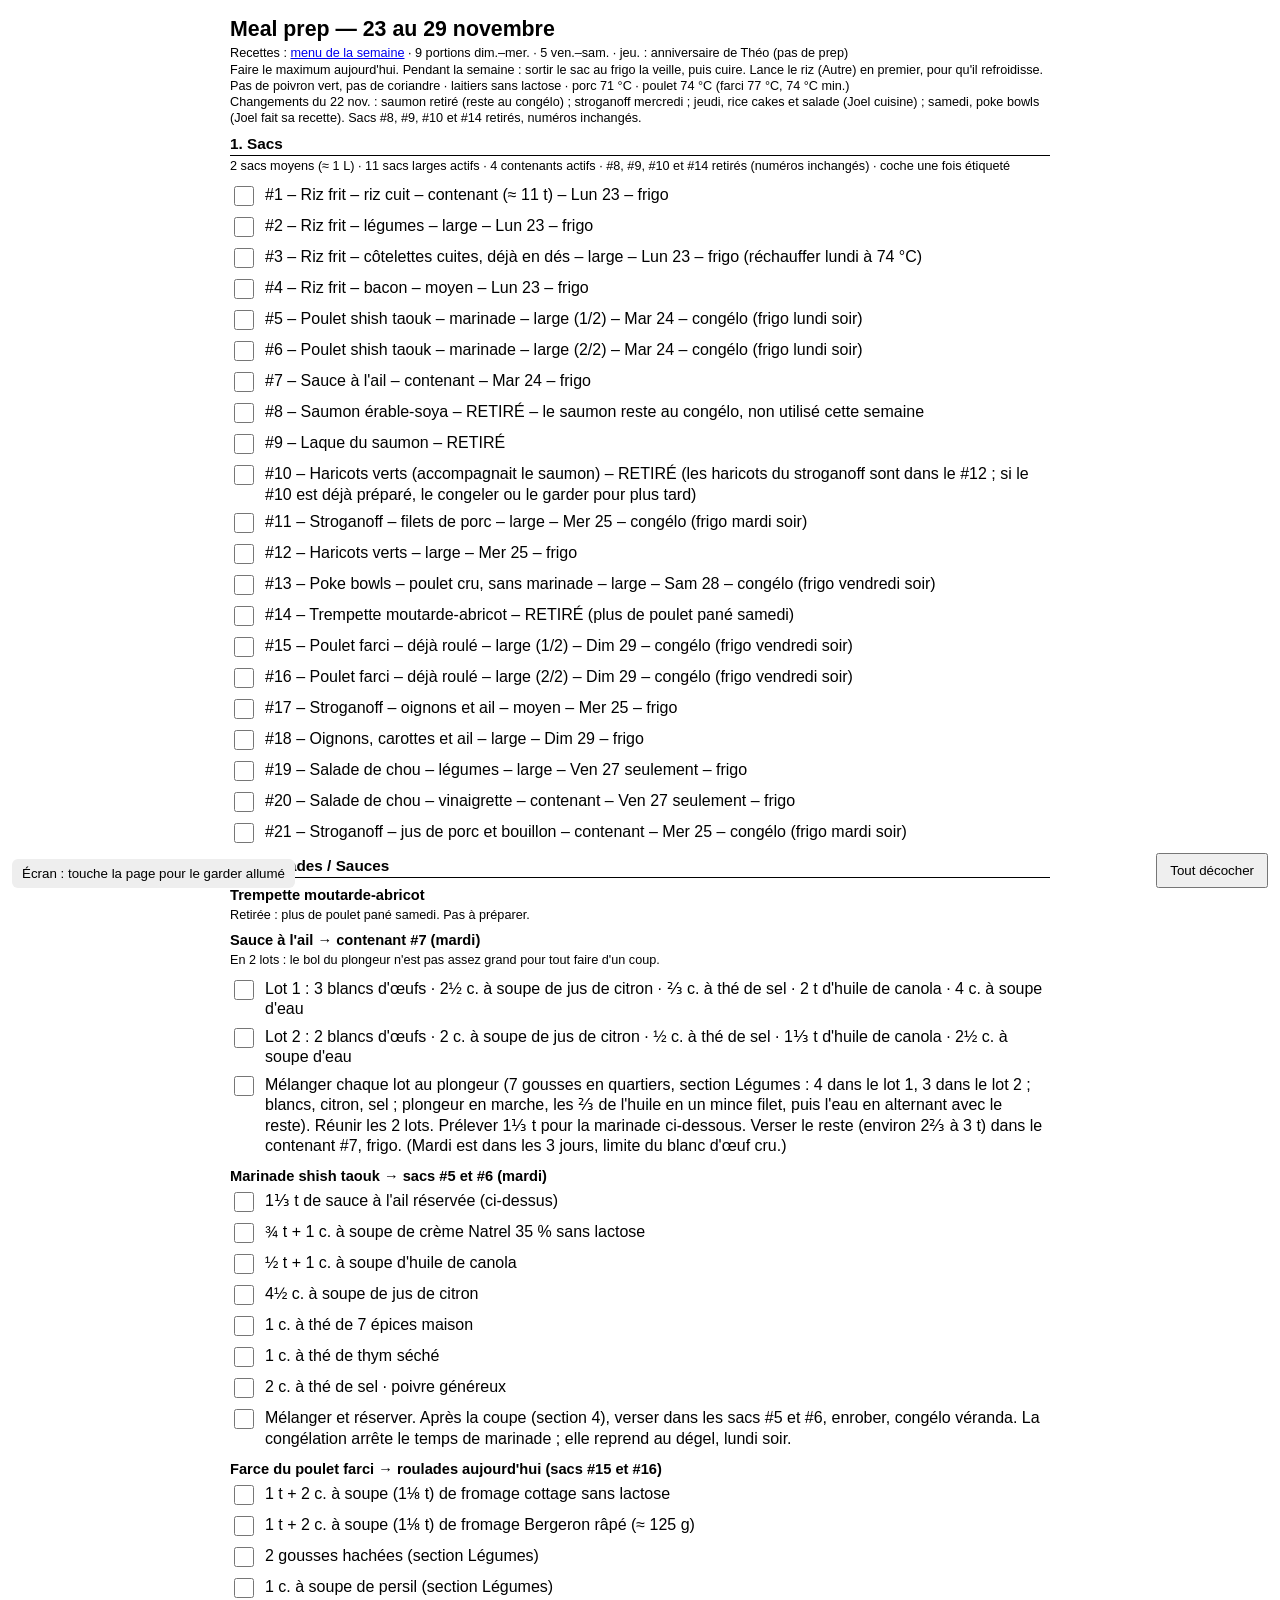
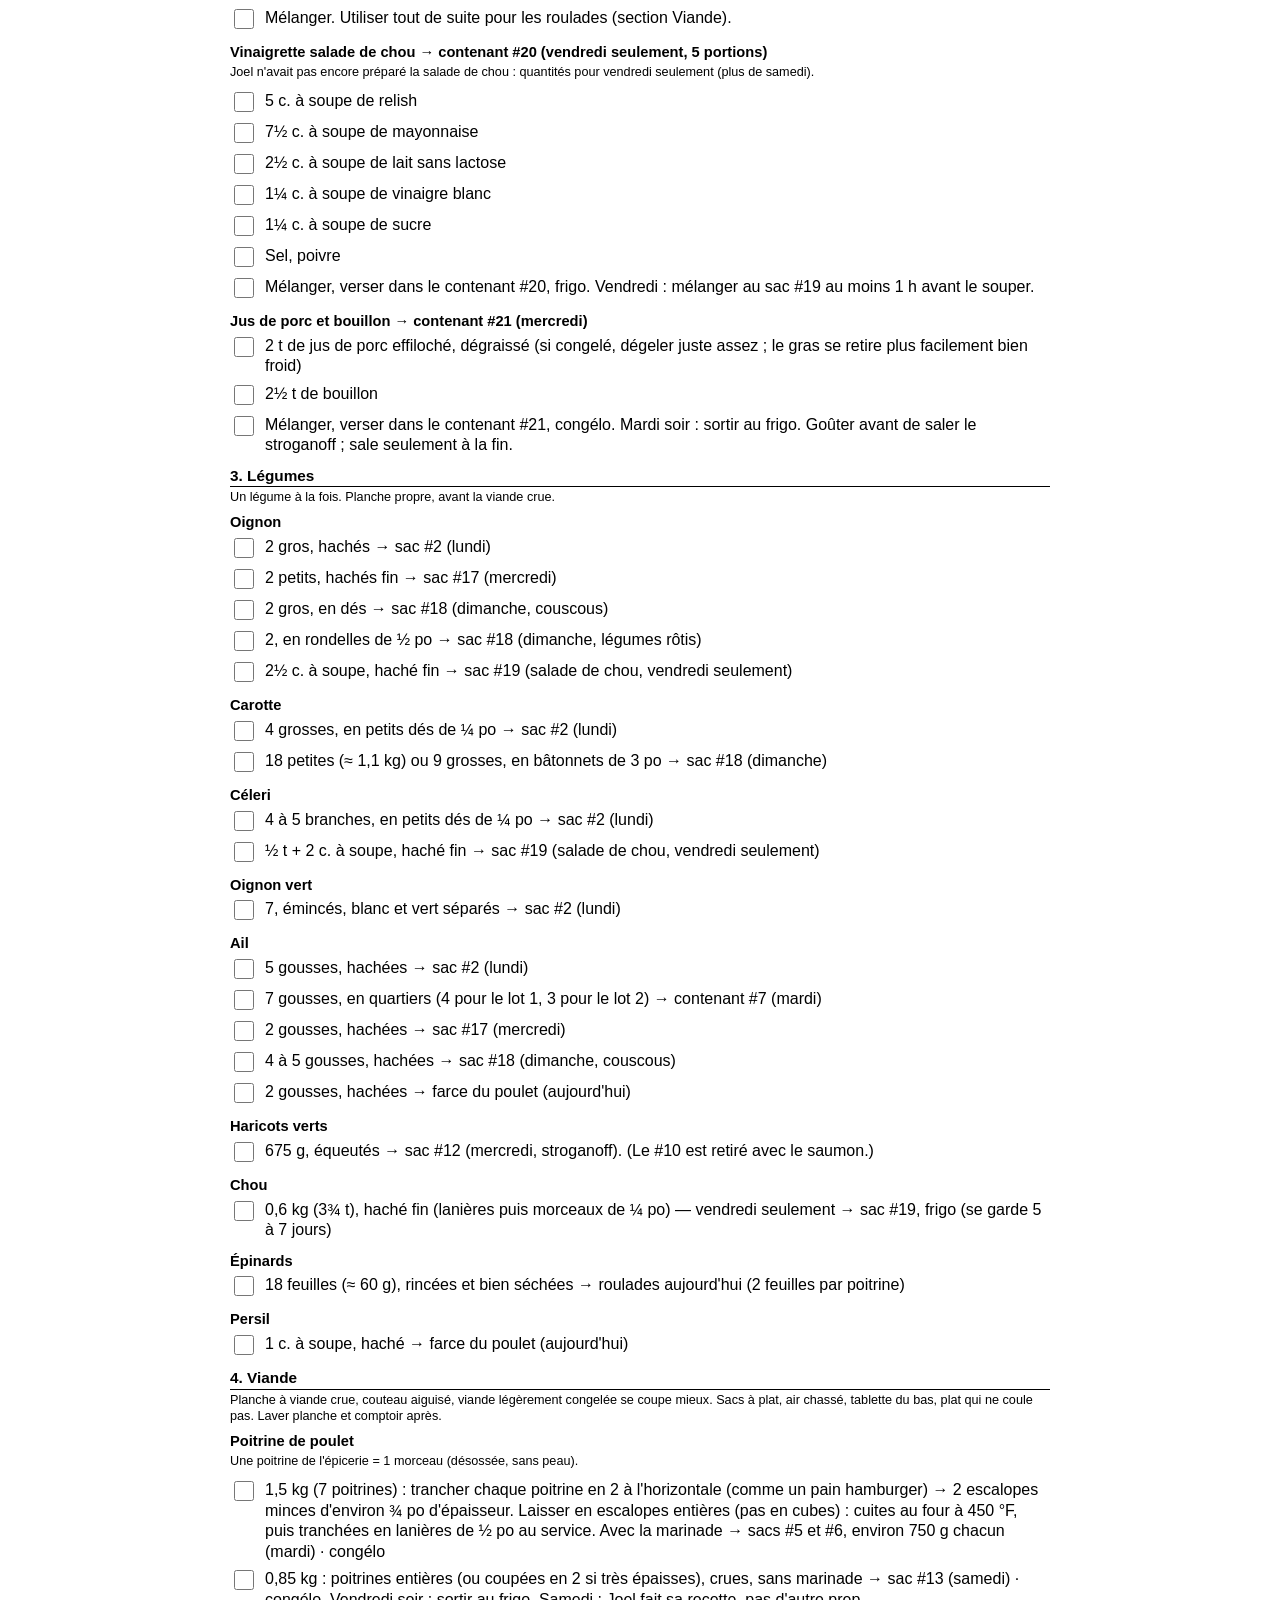
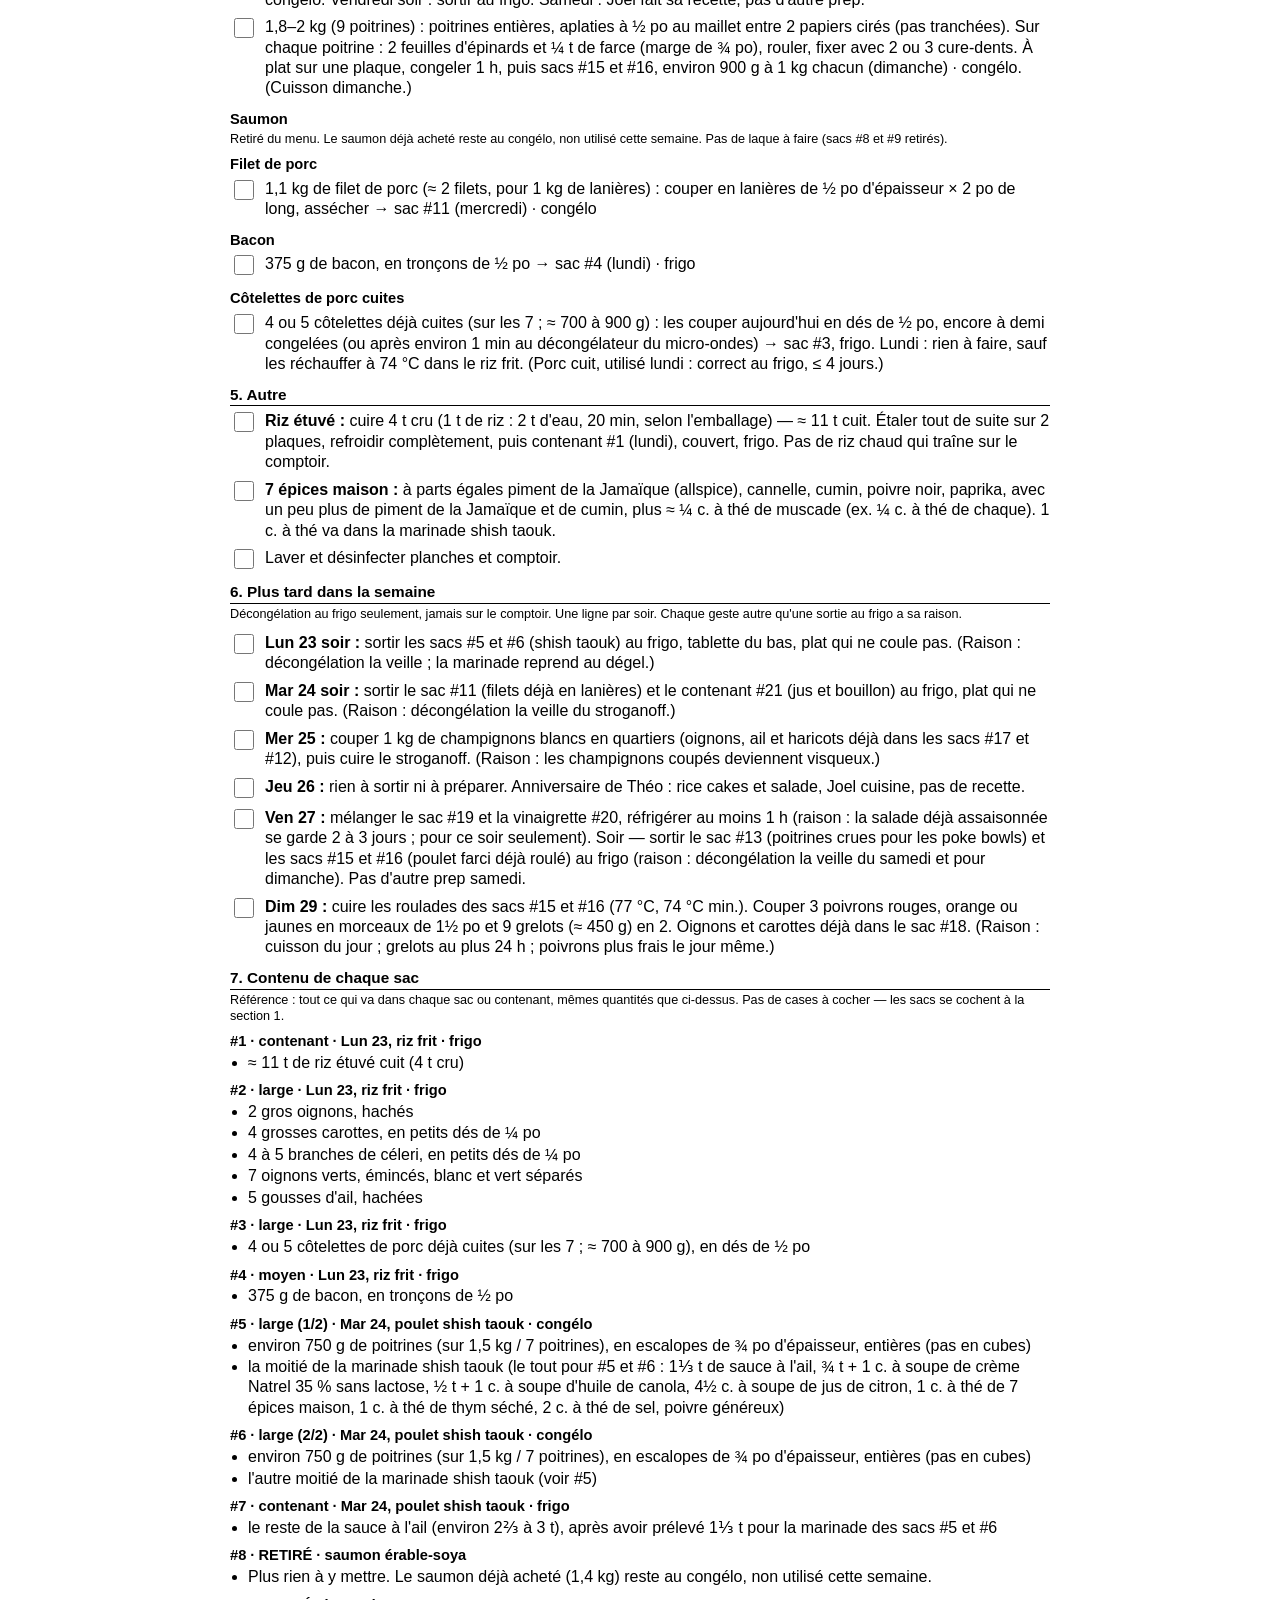
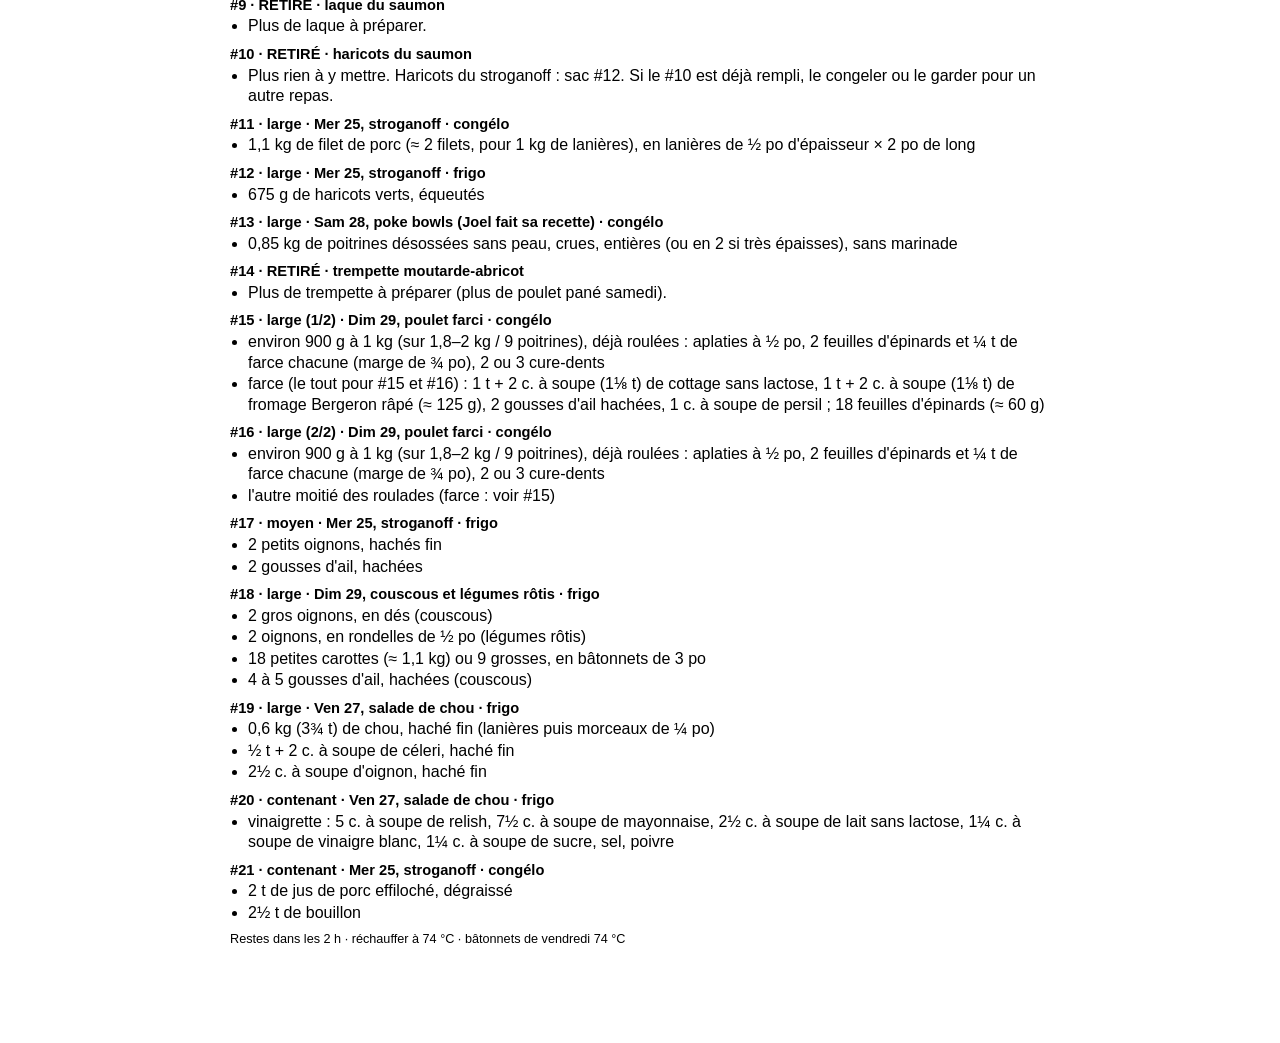
<file: mealprep/2026-11-23.html>
<!DOCTYPE html><html lang="fr"><head><meta name="viewport" content="width=device-width, initial-scale=1"><meta name="robots" content="noindex"><title>Meal prep 23 nov.</title><meta charset="utf-8"><style>
@page{size:letter;margin:11mm}
body{font-family:Arial,sans-serif;font-size:9.6pt;line-height:1.28;color:#000}
h1{font-size:16pt;margin:0 0 2px}
.sub{font-size:9.5pt;margin-bottom:8px}
h2{font-size:11.5pt;margin:7px 0 2px;border-bottom:1px solid #000;padding-bottom:1px}
h3{font-size:11pt;margin:8px 0 2px}
ul{margin:2px 0 2px 18px;padding:0}li{margin:1px 0}
.cb li{list-style:none;margin-left:-18px}
.cb li label{display:flex;gap:8px;align-items:flex-start;cursor:pointer;padding:3px 0}
.cb input{width:20px;height:20px;flex:none;margin-top:1px}
.cb li.done label span{text-decoration:line-through;color:#888}
body{max-width:820px;margin:16px auto;padding:0 14px 72px;font-size:12pt}
#reset{position:fixed;right:12px;bottom:12px;padding:8px 12px}
@media print{#reset,#wl{display:none}}

</style></head><body>
<h1>Meal prep — 23 au 29 novembre</h1>
<div class="sub">Recettes : <a href="../semaine.html">menu de la semaine</a> · 9 portions dim.–mer. · 5 ven.–sam. · jeu. : anniversaire de Théo (pas de prep)<br>
Faire le maximum aujourd'hui. Pendant la semaine : sortir le sac au frigo la veille, puis cuire. Lance le riz (Autre) en premier, pour qu'il refroidisse.<br>
Pas de poivron vert, pas de coriandre · laitiers sans lactose · porc 71 °C · poulet 74 °C (farci 77 °C, 74 °C min.)<br>
Changements du 22 nov. : saumon retiré (reste au congélo) ; stroganoff mercredi ; jeudi, rice cakes et salade (Joel cuisine) ; samedi, poke bowls (Joel fait sa recette). Sacs #8, #9, #10 et #14 retirés, numéros inchangés.</div>

<h2>1. Sacs</h2>
<div class="sub">2 sacs moyens (≈ 1 L) · 11 sacs larges actifs · 4 contenants actifs · #8, #9, #10 et #14 retirés (numéros inchangés) · coche une fois étiqueté</div>
<ul class="cb">
<li data-bag="1">#1 – Riz frit – riz cuit – contenant (≈ 11 t) – Lun 23 – frigo</li>
<li data-bag="2">#2 – Riz frit – légumes – large – Lun 23 – frigo</li>
<li data-bag="3">#3 – Riz frit – côtelettes cuites, déjà en dés – large – Lun 23 – frigo (réchauffer lundi à 74 °C)</li>
<li data-bag="4">#4 – Riz frit – bacon – moyen – Lun 23 – frigo</li>
<li data-bag="5">#5 – Poulet shish taouk – marinade – large (1/2) – Mar 24 – congélo (frigo lundi soir)</li>
<li data-bag="6">#6 – Poulet shish taouk – marinade – large (2/2) – Mar 24 – congélo (frigo lundi soir)</li>
<li data-bag="7">#7 – Sauce à l'ail – contenant – Mar 24 – frigo</li>
<li data-bag="8">#8 – Saumon érable-soya – RETIRÉ – le saumon reste au congélo, non utilisé cette semaine</li>
<li data-bag="9">#9 – Laque du saumon – RETIRÉ</li>
<li data-bag="10">#10 – Haricots verts (accompagnait le saumon) – RETIRÉ (les haricots du stroganoff sont dans le #12 ; si le #10 est déjà préparé, le congeler ou le garder pour plus tard)</li>
<li data-bag="11">#11 – Stroganoff – filets de porc – large – Mer 25 – congélo (frigo mardi soir)</li>
<li data-bag="12">#12 – Haricots verts – large – Mer 25 – frigo</li>
<li data-bag="13">#13 – Poke bowls – poulet cru, sans marinade – large – Sam 28 – congélo (frigo vendredi soir)</li>
<li data-bag="14">#14 – Trempette moutarde-abricot – RETIRÉ (plus de poulet pané samedi)</li>
<li data-bag="15">#15 – Poulet farci – déjà roulé – large (1/2) – Dim 29 – congélo (frigo vendredi soir)</li>
<li data-bag="16">#16 – Poulet farci – déjà roulé – large (2/2) – Dim 29 – congélo (frigo vendredi soir)</li>
<li data-bag="17">#17 – Stroganoff – oignons et ail – moyen – Mer 25 – frigo</li>
<li data-bag="18">#18 – Oignons, carottes et ail – large – Dim 29 – frigo</li>
<li data-bag="19">#19 – Salade de chou – légumes – large – Ven 27 seulement – frigo</li>
<li data-bag="20">#20 – Salade de chou – vinaigrette – contenant – Ven 27 seulement – frigo</li>
<li data-bag="21">#21 – Stroganoff – jus de porc et bouillon – contenant – Mer 25 – congélo (frigo mardi soir)</li>
</ul>

<h2>2. Marinades / Sauces</h2>

<h3>Trempette moutarde-abricot</h3>
<div class="sub">Retirée : plus de poulet pané samedi. Pas à préparer.</div>

<h3>Sauce à l'ail → contenant #7 (mardi)</h3>
<div class="sub">En 2 lots : le bol du plongeur n'est pas assez grand pour tout faire d'un coup.</div>
<ul class="cb">
<li>Lot 1 : 3 blancs d'œufs · 2½ c. à soupe de jus de citron · ⅔ c. à thé de sel · 2 t d'huile de canola · 4 c. à soupe d'eau</li>
<li>Lot 2 : 2 blancs d'œufs · 2 c. à soupe de jus de citron · ½ c. à thé de sel · 1⅓ t d'huile de canola · 2½ c. à soupe d'eau</li>
<li data-bags="7">Mélanger chaque lot au plongeur (7 gousses en quartiers, section Légumes : 4 dans le lot 1, 3 dans le lot 2 ; blancs, citron, sel ; plongeur en marche, les ⅔ de l'huile en un mince filet, puis l'eau en alternant avec le reste). Réunir les 2 lots. Prélever 1⅓ t pour la marinade ci-dessous. Verser le reste (environ 2⅔ à 3 t) dans le contenant #7, frigo. (Mardi est dans les 3 jours, limite du blanc d'œuf cru.)</li>
</ul>

<h3>Marinade shish taouk → sacs #5 et #6 (mardi)</h3>
<ul class="cb">
<li>1⅓ t de sauce à l'ail réservée (ci-dessus)</li>
<li>¾ t + 1 c. à soupe de crème Natrel 35 % sans lactose</li>
<li>½ t + 1 c. à soupe d'huile de canola</li>
<li>4½ c. à soupe de jus de citron</li>
<li>1 c. à thé de 7 épices maison</li>
<li>1 c. à thé de thym séché</li>
<li>2 c. à thé de sel · poivre généreux</li>
<li data-bags="5,6">Mélanger et réserver. Après la coupe (section 4), verser dans les sacs #5 et #6, enrober, congélo véranda. La congélation arrête le temps de marinade ; elle reprend au dégel, lundi soir.</li>
</ul>

<h3>Farce du poulet farci → roulades aujourd'hui (sacs #15 et #16)</h3>
<ul class="cb">
<li>1 t + 2 c. à soupe (1⅛ t) de fromage cottage sans lactose</li>
<li>1 t + 2 c. à soupe (1⅛ t) de fromage Bergeron râpé (≈ 125 g)</li>
<li>2 gousses hachées (section Légumes)</li>
<li>1 c. à soupe de persil (section Légumes)</li>
<li>Mélanger. Utiliser tout de suite pour les roulades (section Viande).</li>
</ul>

<h3>Vinaigrette salade de chou → contenant #20 (vendredi seulement, 5 portions)</h3>
<div class="sub">Joel n'avait pas encore préparé la salade de chou : quantités pour vendredi seulement (plus de samedi).</div>
<ul class="cb">
<li>5 c. à soupe de relish</li>
<li>7½ c. à soupe de mayonnaise</li>
<li>2½ c. à soupe de lait sans lactose</li>
<li>1¼ c. à soupe de vinaigre blanc</li>
<li>1¼ c. à soupe de sucre</li>
<li>Sel, poivre</li>
<li data-bags="20,19">Mélanger, verser dans le contenant #20, frigo. Vendredi : mélanger au sac #19 au moins 1 h avant le souper.</li>
</ul>

<h3>Jus de porc et bouillon → contenant #21 (mercredi)</h3>
<ul class="cb">
<li>2 t de jus de porc effiloché, dégraissé (si congelé, dégeler juste assez ; le gras se retire plus facilement bien froid)</li>
<li>2½ t de bouillon</li>
<li data-bags="21">Mélanger, verser dans le contenant #21, congélo. Mardi soir : sortir au frigo. Goûter avant de saler le stroganoff ; sale seulement à la fin.</li>
</ul>

<h2>3. Légumes</h2>
<div class="sub">Un légume à la fois. Planche propre, avant la viande crue.</div>

<h3>Oignon</h3>
<ul class="cb">
<li data-bags="2">2 gros, hachés → sac #2 (lundi)</li>
<li data-bags="17">2 petits, hachés fin → sac #17 (mercredi)</li>
<li data-bags="18">2 gros, en dés → sac #18 (dimanche, couscous)</li>
<li data-bags="18">2, en rondelles de ½ po → sac #18 (dimanche, légumes rôtis)</li>
<li data-bags="19">2½ c. à soupe, haché fin → sac #19 (salade de chou, vendredi seulement)</li>
</ul>

<h3>Carotte</h3>
<ul class="cb">
<li data-bags="2">4 grosses, en petits dés de ¼ po → sac #2 (lundi)</li>
<li data-bags="18">18 petites (≈ 1,1 kg) ou 9 grosses, en bâtonnets de 3 po → sac #18 (dimanche)</li>
</ul>

<h3>Céleri</h3>
<ul class="cb">
<li data-bags="2">4 à 5 branches, en petits dés de ¼ po → sac #2 (lundi)</li>
<li data-bags="19">½ t + 2 c. à soupe, haché fin → sac #19 (salade de chou, vendredi seulement)</li>
</ul>

<h3>Oignon vert</h3>
<ul class="cb">
<li data-bags="2">7, émincés, blanc et vert séparés → sac #2 (lundi)</li>
</ul>

<h3>Ail</h3>
<ul class="cb">
<li data-bags="2">5 gousses, hachées → sac #2 (lundi)</li>
<li data-bags="7">7 gousses, en quartiers (4 pour le lot 1, 3 pour le lot 2) → contenant #7 (mardi)</li>
<li data-bags="17">2 gousses, hachées → sac #17 (mercredi)</li>
<li data-bags="18">4 à 5 gousses, hachées → sac #18 (dimanche, couscous)</li>
<li>2 gousses, hachées → farce du poulet (aujourd'hui)</li>
</ul>

<h3>Haricots verts</h3>
<ul class="cb">
<li data-bags="12">675 g, équeutés → sac #12 (mercredi, stroganoff). (Le #10 est retiré avec le saumon.)</li>
</ul>

<h3>Chou</h3>
<ul class="cb">
<li data-bags="19">0,6 kg (3¾ t), haché fin (lanières puis morceaux de ¼ po) — vendredi seulement → sac #19, frigo (se garde 5 à 7 jours)</li>
</ul>

<h3>Épinards</h3>
<ul class="cb">
<li>18 feuilles (≈ 60 g), rincées et bien séchées → roulades aujourd'hui (2 feuilles par poitrine)</li>
</ul>

<h3>Persil</h3>
<ul class="cb">
<li>1 c. à soupe, haché → farce du poulet (aujourd'hui)</li>
</ul>

<h2>4. Viande</h2>
<div class="sub">Planche à viande crue, couteau aiguisé, viande légèrement congelée se coupe mieux. Sacs à plat, air chassé, tablette du bas, plat qui ne coule pas. Laver planche et comptoir après.</div>

<h3>Poitrine de poulet</h3>
<div class="sub">Une poitrine de l'épicerie = 1 morceau (désossée, sans peau).</div>
<ul class="cb">
<li data-bags="5,6">1,5 kg (7 poitrines) : trancher chaque poitrine en 2 à l'horizontale (comme un pain hamburger) → 2 escalopes minces d'environ ¾ po d'épaisseur. Laisser en escalopes entières (pas en cubes) : cuites au four à 450 °F, puis tranchées en lanières de ½ po au service. Avec la marinade → sacs #5 et #6, environ 750 g chacun (mardi) · congélo</li>
<li data-bags="13">0,85 kg : poitrines entières (ou coupées en 2 si très épaisses), crues, sans marinade → sac #13 (samedi) · congélo. Vendredi soir : sortir au frigo. Samedi : Joel fait sa recette, pas d'autre prep.</li>
<li data-bags="15,16">1,8–2 kg (9 poitrines) : poitrines entières, aplaties à ½ po au maillet entre 2 papiers cirés (pas tranchées). Sur chaque poitrine : 2 feuilles d'épinards et ¼ t de farce (marge de ¾ po), rouler, fixer avec 2 ou 3 cure-dents. À plat sur une plaque, congeler 1 h, puis sacs #15 et #16, environ 900 g à 1 kg chacun (dimanche) · congélo. (Cuisson dimanche.)</li>
</ul>

<h3>Saumon</h3>
<div class="sub">Retiré du menu. Le saumon déjà acheté reste au congélo, non utilisé cette semaine. Pas de laque à faire (sacs #8 et #9 retirés).</div>

<h3>Filet de porc</h3>
<ul class="cb">
<li data-bags="11">1,1 kg de filet de porc (≈ 2 filets, pour 1 kg de lanières) : couper en lanières de ½ po d'épaisseur × 2 po de long, assécher → sac #11 (mercredi) · congélo</li>
</ul>

<h3>Bacon</h3>
<ul class="cb">
<li data-bags="4">375 g de bacon, en tronçons de ½ po → sac #4 (lundi) · frigo</li>
</ul>

<h3>Côtelettes de porc cuites</h3>
<ul class="cb">
<li data-bags="3">4 ou 5 côtelettes déjà cuites (sur les 7 ; ≈ 700 à 900 g) : les couper aujourd'hui en dés de ½ po, encore à demi congelées (ou après environ 1 min au décongélateur du micro-ondes) → sac #3, frigo. Lundi : rien à faire, sauf les réchauffer à 74 °C dans le riz frit. (Porc cuit, utilisé lundi : correct au frigo, ≤ 4 jours.)</li>
</ul>

<h2>5. Autre</h2>
<ul class="cb">
<li data-bags="1"><b>Riz étuvé :</b> cuire 4 t cru (1 t de riz : 2 t d'eau, 20 min, selon l'emballage) — ≈ 11 t cuit. Étaler tout de suite sur 2 plaques, refroidir complètement, puis contenant #1 (lundi), couvert, frigo. Pas de riz chaud qui traîne sur le comptoir.</li>
<li><b>7 épices maison :</b> à parts égales piment de la Jamaïque (allspice), cannelle, cumin, poivre noir, paprika, avec un peu plus de piment de la Jamaïque et de cumin, plus ≈ ¼ c. à thé de muscade (ex. ¼ c. à thé de chaque). 1 c. à thé va dans la marinade shish taouk.</li>
<li>Laver et désinfecter planches et comptoir.</li>
</ul>

<h2>6. Plus tard dans la semaine</h2>
<div class="sub">Décongélation au frigo seulement, jamais sur le comptoir. Une ligne par soir. Chaque geste autre qu'une sortie au frigo a sa raison.</div>
<ul class="cb">
<li data-bags="5,6"><b>Lun 23 soir :</b> sortir les sacs #5 et #6 (shish taouk) au frigo, tablette du bas, plat qui ne coule pas. (Raison : décongélation la veille ; la marinade reprend au dégel.)</li>
<li data-bags="11,21"><b>Mar 24 soir :</b> sortir le sac #11 (filets déjà en lanières) et le contenant #21 (jus et bouillon) au frigo, plat qui ne coule pas. (Raison : décongélation la veille du stroganoff.)</li>
<li data-bags="17,12"><b>Mer 25 :</b> couper 1 kg de champignons blancs en quartiers (oignons, ail et haricots déjà dans les sacs #17 et #12), puis cuire le stroganoff. (Raison : les champignons coupés deviennent visqueux.)</li>
<li><b>Jeu 26 :</b> rien à sortir ni à préparer. Anniversaire de Théo : rice cakes et salade, Joel cuisine, pas de recette.</li>
<li data-bags="19,20,13,15,16"><b>Ven 27 :</b> mélanger le sac #19 et la vinaigrette #20, réfrigérer au moins 1 h (raison : la salade déjà assaisonnée se garde 2 à 3 jours ; pour ce soir seulement). Soir — sortir le sac #13 (poitrines crues pour les poke bowls) et les sacs #15 et #16 (poulet farci déjà roulé) au frigo (raison : décongélation la veille du samedi et pour dimanche). Pas d'autre prep samedi.</li>
<li data-bags="15,16,18"><b>Dim 29 :</b> cuire les roulades des sacs #15 et #16 (77 °C, 74 °C min.). Couper 3 poivrons rouges, orange ou jaunes en morceaux de 1½ po et 9 grelots (≈ 450 g) en 2. Oignons et carottes déjà dans le sac #18. (Raison : cuisson du jour ; grelots au plus 24 h ; poivrons plus frais le jour même.)</li>
</ul>

<h2>7. Contenu de chaque sac</h2>
<div class="sub">Référence : tout ce qui va dans chaque sac ou contenant, mêmes quantités que ci-dessus. Pas de cases à cocher — les sacs se cochent à la section 1.</div>

<h3>#1 · contenant · Lun 23, riz frit · frigo</h3>
<ul>
<li>≈ 11 t de riz étuvé cuit (4 t cru)</li>
</ul>

<h3>#2 · large · Lun 23, riz frit · frigo</h3>
<ul>
<li>2 gros oignons, hachés</li>
<li>4 grosses carottes, en petits dés de ¼ po</li>
<li>4 à 5 branches de céleri, en petits dés de ¼ po</li>
<li>7 oignons verts, émincés, blanc et vert séparés</li>
<li>5 gousses d'ail, hachées</li>
</ul>

<h3>#3 · large · Lun 23, riz frit · frigo</h3>
<ul>
<li>4 ou 5 côtelettes de porc déjà cuites (sur les 7 ; ≈ 700 à 900 g), en dés de ½ po</li>
</ul>

<h3>#4 · moyen · Lun 23, riz frit · frigo</h3>
<ul>
<li>375 g de bacon, en tronçons de ½ po</li>
</ul>

<h3>#5 · large (1/2) · Mar 24, poulet shish taouk · congélo</h3>
<ul>
<li>environ 750 g de poitrines (sur 1,5 kg / 7 poitrines), en escalopes de ¾ po d'épaisseur, entières (pas en cubes)</li>
<li>la moitié de la marinade shish taouk (le tout pour #5 et #6 : 1⅓ t de sauce à l'ail, ¾ t + 1 c. à soupe de crème Natrel 35 % sans lactose, ½ t + 1 c. à soupe d'huile de canola, 4½ c. à soupe de jus de citron, 1 c. à thé de 7 épices maison, 1 c. à thé de thym séché, 2 c. à thé de sel, poivre généreux)</li>
</ul>

<h3>#6 · large (2/2) · Mar 24, poulet shish taouk · congélo</h3>
<ul>
<li>environ 750 g de poitrines (sur 1,5 kg / 7 poitrines), en escalopes de ¾ po d'épaisseur, entières (pas en cubes)</li>
<li>l'autre moitié de la marinade shish taouk (voir #5)</li>
</ul>

<h3>#7 · contenant · Mar 24, poulet shish taouk · frigo</h3>
<ul>
<li>le reste de la sauce à l'ail (environ 2⅔ à 3 t), après avoir prélevé 1⅓ t pour la marinade des sacs #5 et #6</li>
</ul>

<h3>#8 · RETIRÉ · saumon érable-soya</h3>
<ul>
<li>Plus rien à y mettre. Le saumon déjà acheté (1,4 kg) reste au congélo, non utilisé cette semaine.</li>
</ul>

<h3>#9 · RETIRÉ · laque du saumon</h3>
<ul>
<li>Plus de laque à préparer.</li>
</ul>

<h3>#10 · RETIRÉ · haricots du saumon</h3>
<ul>
<li>Plus rien à y mettre. Haricots du stroganoff : sac #12. Si le #10 est déjà rempli, le congeler ou le garder pour un autre repas.</li>
</ul>

<h3>#11 · large · Mer 25, stroganoff · congélo</h3>
<ul>
<li>1,1 kg de filet de porc (≈ 2 filets, pour 1 kg de lanières), en lanières de ½ po d'épaisseur × 2 po de long</li>
</ul>

<h3>#12 · large · Mer 25, stroganoff · frigo</h3>
<ul>
<li>675 g de haricots verts, équeutés</li>
</ul>

<h3>#13 · large · Sam 28, poke bowls (Joel fait sa recette) · congélo</h3>
<ul>
<li>0,85 kg de poitrines désossées sans peau, crues, entières (ou en 2 si très épaisses), sans marinade</li>
</ul>

<h3>#14 · RETIRÉ · trempette moutarde-abricot</h3>
<ul>
<li>Plus de trempette à préparer (plus de poulet pané samedi).</li>
</ul>

<h3>#15 · large (1/2) · Dim 29, poulet farci · congélo</h3>
<ul>
<li>environ 900 g à 1 kg (sur 1,8–2 kg / 9 poitrines), déjà roulées : aplaties à ½ po, 2 feuilles d'épinards et ¼ t de farce chacune (marge de ¾ po), 2 ou 3 cure-dents</li>
<li>farce (le tout pour #15 et #16) : 1 t + 2 c. à soupe (1⅛ t) de cottage sans lactose, 1 t + 2 c. à soupe (1⅛ t) de fromage Bergeron râpé (≈ 125 g), 2 gousses d'ail hachées, 1 c. à soupe de persil ; 18 feuilles d'épinards (≈ 60 g)</li>
</ul>

<h3>#16 · large (2/2) · Dim 29, poulet farci · congélo</h3>
<ul>
<li>environ 900 g à 1 kg (sur 1,8–2 kg / 9 poitrines), déjà roulées : aplaties à ½ po, 2 feuilles d'épinards et ¼ t de farce chacune (marge de ¾ po), 2 ou 3 cure-dents</li>
<li>l'autre moitié des roulades (farce : voir #15)</li>
</ul>

<h3>#17 · moyen · Mer 25, stroganoff · frigo</h3>
<ul>
<li>2 petits oignons, hachés fin</li>
<li>2 gousses d'ail, hachées</li>
</ul>

<h3>#18 · large · Dim 29, couscous et légumes rôtis · frigo</h3>
<ul>
<li>2 gros oignons, en dés (couscous)</li>
<li>2 oignons, en rondelles de ½ po (légumes rôtis)</li>
<li>18 petites carottes (≈ 1,1 kg) ou 9 grosses, en bâtonnets de 3 po</li>
<li>4 à 5 gousses d'ail, hachées (couscous)</li>
</ul>

<h3>#19 · large · Ven 27, salade de chou · frigo</h3>
<ul>
<li>0,6 kg (3¾ t) de chou, haché fin (lanières puis morceaux de ¼ po)</li>
<li>½ t + 2 c. à soupe de céleri, haché fin</li>
<li>2½ c. à soupe d'oignon, haché fin</li>
</ul>

<h3>#20 · contenant · Ven 27, salade de chou · frigo</h3>
<ul>
<li>vinaigrette : 5 c. à soupe de relish, 7½ c. à soupe de mayonnaise, 2½ c. à soupe de lait sans lactose, 1¼ c. à soupe de vinaigre blanc, 1¼ c. à soupe de sucre, sel, poivre</li>
</ul>

<h3>#21 · contenant · Mer 25, stroganoff · congélo</h3>
<ul>
<li>2 t de jus de porc effiloché, dégraissé</li>
<li>2½ t de bouillon</li>
</ul>

<div class="sub" style="margin-top:8px">Restes dans les 2 h · réchauffer à 74 °C · bâtonnets de vendredi 74 °C</div>
<button id="reset">Tout décocher</button>
<script>
const K='mp23-v10-checks';const st=JSON.parse(localStorage.getItem(K)||'{}');
const items=[...document.querySelectorAll('.cb li')];
let syncing=false;
function setCheck(li,on){
  const cb=li.querySelector('input[type=checkbox]');
  const i=items.indexOf(li);
  if(!cb||i<0)return;
  cb.checked=on;
  li.classList.toggle('done',on);
  st[i]=on;
}
function save(){localStorage.setItem(K,JSON.stringify(st));}
function bagChecked(n){
  const bag=items.find(li=>li.dataset.bag===String(n));
  const cb=bag&&bag.querySelector('input[type=checkbox]');
  return !!(cb&&cb.checked);
}
function recomputeLines(){
  items.forEach(li=>{
    if(!li.dataset.bags)return;
    const bags=li.dataset.bags.split(',').filter(Boolean);
    if(!bags.length)return;
    setCheck(li,bags.every(n=>bagChecked(n)));
  });
}
items.forEach((li,i)=>{
  const sp=document.createElement('span');sp.innerHTML=li.innerHTML;li.innerHTML='';
  const lb=document.createElement('label');const cb=document.createElement('input');cb.type='checkbox';cb.checked=!!st[i];if(cb.checked)li.classList.add('done');
  cb.onchange=()=>{
    st[i]=cb.checked;li.classList.toggle('done',cb.checked);
    if(!syncing){
      syncing=true;
      try{if(li.dataset.bag)recomputeLines();}
      finally{syncing=false;}
    }
    save();
  };
  lb.append(cb,sp);li.append(lb);
});
document.getElementById('reset').onclick=()=>{if(confirm('Tout décocher?')){localStorage.removeItem(K);location.reload();}};
</script><div id="wl" style="position:fixed;left:12px;bottom:12px;font-size:10pt;background:#eee;padding:6px 10px;border-radius:6px">Écran : …</div>
<script>
let lock=null;const wl=document.getElementById('wl');
async function keepOn(){try{lock=await navigator.wakeLock.request('screen');wl.textContent='🔆 Écran toujours allumé';lock.addEventListener('release',()=>{wl.textContent='Écran : touche la page pour le garder allumé';});}catch(e){wl.textContent='Écran : touche la page pour le garder allumé';}}
if('wakeLock' in navigator){keepOn();document.addEventListener('visibilitychange',()=>{if(document.visibilityState==='visible')keepOn();});document.addEventListener('click',()=>{if(!lock||lock.released)keepOn();});}else{wl.textContent='Écran : non supporté par ce navigateur';}
</script></body></html>
</file>
<file: assets/style.css>
/* Livre de recettes — mobile d'abord */
:root {
  --fond: #fbf7f0;
  --papier: #ffffff;
  --encre: #2b2622;
  --doux: #6d645c;
  --accent: #b5482b;
  --accent-fonce: #8f3520;
  --vert: #3d6b4f;
  --vert-pale: #e7f0e9;
  --alerte: #fdecea;
  --alerte-bord: #c0392b;
  --ligne: #e8dfd3;
  --rayon: 16px;
  --ombre: 0 2px 10px rgba(60, 40, 20, .08);
  --tactile: 48px;
  font-size: 112.5%;
}
* { box-sizing: border-box; }
html { -webkit-text-size-adjust: 100%; }
body {
  margin: 0; background: var(--fond); color: var(--encre);
  font-family: system-ui, -apple-system, "Segoe UI", Roboto, "Helvetica Neue", Arial, sans-serif;
  line-height: 1.55;
}
body.sans-defilement { overflow: hidden; }
h1, h2, h3 { font-family: Georgia, "Iowan Old Style", "Times New Roman", serif; line-height: 1.2; margin: 0 0 .5em; }
h1 { font-size: 1.8rem; }
h2 { font-size: 1.3rem; }
h3 { font-size: 1rem; color: var(--doux); text-transform: uppercase; letter-spacing: .04em; margin-top: 1.2em; font-family: inherit; }
a { color: var(--accent-fonce); }
img { max-width: 100%; height: auto; display: block; }
.visuellement-cache { position: absolute; width: 1px; height: 1px; overflow: hidden; clip: rect(0 0 0 0); white-space: nowrap; }

/* En-tête */
.entete { background: var(--accent); color: #fff; position: sticky; top: 0; z-index: 10; box-shadow: var(--ombre); padding-top: env(safe-area-inset-top); }
.entete-int { max-width: 1100px; margin: 0 auto; padding: .5rem 1rem; display: flex; flex-wrap: wrap; align-items: center; justify-content: space-between; gap: .4rem .75rem; min-height: 64px; }
.entete-int > * { min-width: 0; }
.entete nav { display: flex; flex-wrap: wrap; gap: .5rem; margin-left: auto; flex-shrink: 0; }
.logo { display: flex; align-items: center; gap: .5rem; min-width: 0; color: #fff; text-decoration: none; font-family: Georgia, serif; font-size: clamp(1.05rem, 4.2vw, 1.25rem); font-weight: bold; min-height: var(--tactile); white-space: nowrap; }
.logo img { flex: 0 0 auto; }
.logo-txt { overflow: hidden; text-overflow: ellipsis; }
.logo-court { display: none; }
/* Boutons de l'en-tête plus compacts sur petit écran */
.entete .btn { padding: .4rem .9rem; }
@media (max-width: 520px) {
  .entete-int { padding: .4rem .75rem; }
  .entete .btn { font-size: .9rem; padding: .35rem .75rem; }
  .logo img { width: 30px; height: 30px; }
}
@media (max-width: 374px) {
  .logo-long { display: none; }
  .logo-court { display: inline; }
}
.logo img { border-radius: 8px; box-shadow: 0 0 0 2px rgba(255,255,255,.6); }

.contenu { max-width: 1100px; margin: 0 auto; padding: 1rem; }
.pied { text-align: center; color: var(--doux); font-size: .85rem; padding: 2rem 1rem calc(2rem + env(safe-area-inset-bottom)); }

/* Boutons */
.btn {
  display: inline-flex; align-items: center; justify-content: center; gap: .4rem;
  min-height: var(--tactile); min-width: var(--tactile); padding: .5rem 1rem;
  border-radius: 999px; border: 2px solid transparent; background: var(--papier); color: var(--accent-fonce);
  font: inherit; font-weight: 600; text-decoration: none; cursor: pointer; touch-action: manipulation; white-space: nowrap;
}
.btn:focus-visible, .puce:focus-visible, .carte:focus-visible, .jour:focus-visible, input:focus-visible { outline: 3px solid #f2b134; outline-offset: 2px; }
.btn-clair { background: rgba(255,255,255,.15); color: #fff; border-color: rgba(255,255,255,.5); }
.btn-plein { background: var(--accent); color: #fff; }
.btn-plein:active { background: var(--accent-fonce); }
.btn-contour { border-color: var(--accent); background: transparent; }
.btn-lien { background: transparent; text-decoration: underline; }
.btn-gros { font-size: 1.1rem; min-height: 56px; padding: .6rem 1.4rem; }
.btn-rond { width: 52px; height: 52px; padding: 0; font-size: 1.6rem; border-color: var(--accent); }
.btn:disabled { opacity: .4; cursor: default; }

/* Recherche */
.recherche input {
  width: 100%; min-height: 54px; padding: .7rem 1rem; font: inherit; font-size: 1.05rem;
  border: 2px solid var(--ligne); border-radius: var(--rayon); background: var(--papier);
}
.filtres { display: flex; gap: .5rem; overflow-x: auto; padding: .75rem 0; scrollbar-width: thin; -webkit-overflow-scrolling: touch; }
.puce {
  flex: 0 0 auto; min-height: var(--tactile); padding: .4rem 1rem; border-radius: 999px;
  border: 2px solid var(--ligne); background: var(--papier); color: var(--encre); font: inherit; cursor: pointer; text-transform: capitalize;
}
.puce[aria-pressed="true"] { background: var(--vert); border-color: var(--vert); color: #fff; }

.section-entete { display: flex; align-items: center; justify-content: space-between; gap: .75rem; margin: 1.25rem 0 .6rem; }
.section-entete .section-titre { margin: 0; min-width: 0; }
.section-titre { margin: 1.25rem 0 .6rem; font-size: 1.4rem; }
.lien-section { flex: none; font-size: .9rem; font-weight: 600; white-space: nowrap; min-height: var(--tactile); display: inline-flex; align-items: center; }
.carte-jour { font-size: .8rem; font-weight: 700; text-transform: uppercase; letter-spacing: .04em; color: var(--accent); }
.compte { color: var(--doux); margin: 0 0 .5rem; font-size: .9rem; }
.erreur { background: var(--alerte); border-left: 5px solid var(--alerte-bord); padding: 1rem; border-radius: 8px; }
.vide { grid-column: 1 / -1; color: var(--doux); }

/* Grille de cartes */
.grille { display: grid; grid-template-columns: 1fr; gap: 1rem; }
@media (min-width: 560px) { .grille { grid-template-columns: repeat(2, 1fr); } }
@media (min-width: 900px) { .grille { grid-template-columns: repeat(3, 1fr); } }
.carte { display: flex; flex-direction: column; background: var(--papier); border-radius: var(--rayon); overflow: hidden; box-shadow: var(--ombre); text-decoration: none; color: inherit; transition: transform .15s; }
.carte:active { transform: scale(.985); }
.carte-img { aspect-ratio: 3 / 2; background: var(--ligne); overflow: hidden; }
.carte-img img { width: 100%; height: 100%; object-fit: cover; }
.carte-corps { padding: .8rem 1rem 1rem; display: flex; flex-direction: column; gap: .4rem; }
.carte-titre { font-size: 1.15rem; margin: 0; font-family: Georgia, "Iowan Old Style", "Times New Roman", serif; color: inherit; text-transform: none; letter-spacing: normal; }
.carte-meta { display: flex; flex-wrap: wrap; gap: .3rem 1rem; color: var(--doux); font-size: .9rem; }
.etiquettes { display: flex; flex-wrap: wrap; gap: .35rem; }
.etiquette { font-size: .8rem; padding: .15rem .6rem; border-radius: 999px; background: var(--vert-pale); color: var(--vert); text-decoration: none; text-transform: capitalize; }
a.etiquette { min-height: 32px; display: inline-flex; align-items: center; }

/* Page recette */
.recette { padding-top: 0; }
.photo { margin: 0 -1rem 1rem; }
.photo img { width: 100%; height: auto; max-height: 55vh; object-fit: cover; aspect-ratio: 3 / 2; background: var(--ligne); }
.photo figcaption { padding: .3rem 1rem; }
.credit { margin: 0; font-size: .75rem; color: var(--doux); }
.credit a { color: var(--doux); }
@media (min-width: 900px) { .photo { margin: 1rem 0; } .photo img { border-radius: var(--rayon); } }
.recette-entete { margin-bottom: 1rem; display: flex; flex-direction: column; gap: .6rem; align-items: flex-start; }
.recette-entete h1 { margin: 0; }
.resume { margin: 0; font-size: 1.05rem; color: var(--doux); }
.temps { margin: 0; font-weight: 600; }
.btn-cuisine { width: 100%; max-width: 360px; }

.bloc { background: var(--papier); border-radius: var(--rayon); padding: 1rem 1.1rem; margin-bottom: 1rem; box-shadow: var(--ombre); }
.temperatures { background: var(--alerte); border: 2px solid var(--alerte-bord); }
.temperatures h2 { color: var(--alerte-bord); }
.temp-liste { list-style: none; margin: 0; padding: 0; display: grid; gap: .5rem; }
.temp-liste li { display: flex; flex-wrap: wrap; align-items: baseline; gap: .2rem .6rem; }
.temp-quoi { font-weight: 600; }
.temp-val { font-size: 1.35rem; color: var(--alerte-bord); }
.temp-note { color: var(--doux); font-size: .9rem; flex-basis: 100%; }
@media (min-width: 560px) { .temp-note { flex-basis: auto; } }

.colonnes { display: grid; gap: 0 1.25rem; }
@media (min-width: 900px) { .colonnes { grid-template-columns: 2fr 3fr; align-items: start; } .bloc-ing { position: sticky; top: 80px; } }

.note-portions { color: var(--doux); margin: 0 0 .5rem; font-size: .95rem; }
.portions { display: flex; align-items: center; gap: .6rem; flex-wrap: wrap; margin-bottom: .5rem; }
.portions-val { font-size: 1.2rem; font-weight: 700; min-width: 7.5em; text-align: center; }
.info-portions { font-size: .85rem; color: var(--vert); margin: 0; }
.info-portions:empty { display: none; }
.cases { list-style: none; margin: 0 0 .5rem; padding: 0; }
.cases li { border-bottom: 1px solid var(--ligne); }
.cases li:last-child { border-bottom: 0; }
.cases label { display: flex; align-items: center; min-height: var(--tactile); padding: .45rem 0 .45rem 2.6rem; position: relative; cursor: pointer; }
.cases input { position: absolute; opacity: 0; width: 1px; height: 1px; }
.cases label::before {
  content: ""; position: absolute; left: 0; top: 50%; transform: translateY(-50%);
  width: 28px; height: 28px; border: 2px solid var(--vert); border-radius: 8px; background: #fff;
}
.cases input:checked + label { color: var(--doux); text-decoration: line-through; }
.cases input:checked + label::before { background: var(--vert); }
.cases input:checked + label::after { content: "✓"; position: absolute; left: 7px; top: 50%; transform: translateY(-52%); color: #fff; font-weight: 700; }
.cases input:focus-visible + label::before { outline: 3px solid #f2b134; outline-offset: 2px; }

.etapes { counter-reset: e; list-style: none; padding: 0; margin: 0; }
.etapes li { counter-increment: e; position: relative; padding: .2rem 0 1rem 3rem; min-height: 2.6rem; }
.etapes li::before {
  content: counter(e); position: absolute; left: 0; top: 0; width: 2.1rem; height: 2.1rem; border-radius: 50%;
  background: var(--accent); color: #fff; font-weight: 700; display: flex; align-items: center; justify-content: center;
}
/* Étapes détaillées : titre, texte, pastilles, repères, pourquoi */
.etape-titre { display: block; font-size: 1.05rem; line-height: 1.35; margin: .15rem 0 .25rem; }
.etape-texte { margin: 0 0 .45rem; overflow-wrap: anywhere; }
.pastilles { display: flex; flex-wrap: wrap; gap: .35rem; margin: 0 0 .45rem; padding: 0; }
.pastille { display: inline-flex; align-items: center; font-size: .8rem; font-weight: 600; line-height: 1.3; padding: .2rem .6rem; border-radius: 999px; background: var(--fond); border: 1px solid var(--ligne); color: var(--encre); max-width: 100%; }
.pastille-feu { background: #fdeee6; border-color: #f0c7b4; color: var(--accent-fonce); }
.pastille-four { background: #fff3dc; border-color: #f0d9a8; color: #7a4f00; }
.pastille-duree { background: var(--vert-pale); border-color: #c6dccb; color: var(--vert); }
.etape-reperes, .etape-pourquoi { margin: 0 0 .35rem; font-size: .88rem; line-height: 1.45; color: var(--doux); }
.etape-reperes { color: #4a433d; }
.etapes-riches li { padding-bottom: 1.25rem; margin-bottom: .25rem; border-bottom: 1px solid var(--ligne); }
.etapes-riches li:last-child { border-bottom: 0; margin-bottom: 0; padding-bottom: .25rem; }
.intro-bloc { margin: -.2rem 0 .5rem; font-size: .9rem; color: var(--doux); }
.bloc-mep { border-left: 5px solid var(--vert); }
.bloc-astuces { background: #fff8e6; }

.liste { margin: 0; padding-left: 1.2rem; }
.liste li { margin-bottom: .4rem; }
.bloc-prep { background: var(--vert-pale); }
.liens { display: flex; flex-wrap: wrap; gap: .5rem; }
.chargement { color: var(--doux); padding: 2rem 0; }

/* Mode cuisine */
.cuisine {
  position: fixed; inset: 0; z-index: 100; background: #1f1b18; color: #fff7ee;
  display: flex; flex-direction: column; padding: calc(1rem + env(safe-area-inset-top)) 1.25rem calc(1rem + env(safe-area-inset-bottom));
}
.cuisine[hidden] { display: none; }
.cuisine-haut { display: flex; justify-content: space-between; align-items: center; gap: 1rem; }
.cuisine-titre { margin: 0; font-family: Georgia, serif; font-size: 1rem; opacity: .85; }
.cuisine-num { margin: 1rem 0 .25rem; color: #f2b134; font-weight: 700; font-size: 1.1rem; }
.cuisine-etape { flex: 1; min-height: 0; overflow-y: auto; -webkit-overflow-scrolling: touch; overscroll-behavior: contain; font-size: clamp(1.25rem, 4.6vw, 1.9rem); line-height: 1.45; padding-bottom: .5rem; }
.cuisine-etape.a-suivre { -webkit-mask-image: linear-gradient(to bottom, #000 calc(100% - 3.5rem), transparent); mask-image: linear-gradient(to bottom, #000 calc(100% - 3.5rem), transparent); }
.cuisine-etape p { margin: 0 0 .6em; }
.cuisine-etape .etape-simple { font-size: clamp(1.5rem, 5.5vw, 2.6rem); line-height: 1.4; }
.cuisine-etape .etape-titre { font-size: 1.15em; color: #fff; margin: 0 0 .4em; }
.cuisine-etape .pastille { font-size: .7em; padding: .25em .7em; background: #3a332d; border-color: #5a5048; color: #fff7ee; }
.cuisine-etape .pastille-feu { background: #5a2a1c; border-color: #8f3520; }
.cuisine-etape .pastille-four { background: #5a4310; border-color: #8a6a1e; }
.cuisine-etape .pastille-duree { background: #23402f; border-color: #3d6b4f; }
.cuisine-etape .etape-reperes, .cuisine-etape .etape-pourquoi { font-size: .78em; color: #e6d9c9; }
.cuisine-etape .etape-pourquoi { color: #c9bba9; }
.cuisine-mep { margin: 0; padding-left: 1.1em; font-size: .85em; }
.cuisine-mep li { margin-bottom: .45em; }
.cuisine-eveil { font-size: .85rem; opacity: .7; margin: .5rem 0; min-height: 1.2em; }
.cuisine-bas { display: grid; grid-template-columns: 1fr 1fr; gap: .75rem; }
.cuisine-bas .btn { min-height: 64px; font-size: 1.2rem; }
.cuisine .btn:not(.btn-plein):not(.btn-clair) { background: #3a332d; color: #fff; }

/* Cette semaine */
.sous-titre { color: var(--doux); margin-top: -.25rem; }
.semaine { list-style: none; padding: 0; margin: 1rem 0; display: grid; gap: .75rem; }
.jour { display: flex; gap: .9rem; align-items: center; background: var(--papier); border-radius: var(--rayon); padding: .6rem; box-shadow: var(--ombre); text-decoration: none; color: inherit; min-height: 96px; }
.jour img, .jour-vide { width: 108px; height: 84px; object-fit: cover; border-radius: 12px; flex: 0 0 auto; background: var(--ligne); }
.jour-vide { display: flex; align-items: center; justify-content: center; font-size: 2rem; }
.jour-texte p { margin: 0; }
.jour-nom { color: var(--accent); font-weight: 700; text-transform: uppercase; font-size: .85rem; letter-spacing: .04em; }
.jour-plat { font-family: Georgia, serif; font-size: 1.15rem; font-weight: bold; }
.jour-info { color: var(--doux); font-size: .9rem; }
.aujourdhui .jour { outline: 3px solid var(--vert); }
.notes-semaine { color: var(--doux); padding-left: 1.2rem; }

@media (prefers-reduced-motion: reduce) { * { transition: none !important; } }
@media print {
  .entete, .pied, .btn-cuisine, .portions, .btn-contour, .filtres { display: none !important; }
  .bloc { box-shadow: none; border: 1px solid #ccc; }
  .colonnes { display: block; }
}

/* Annexe Tâches */
.taches-intro { margin: 0 0 1rem; }
.taches-maj { color: var(--doux); margin: -.25rem 0 1rem; }
.liste-taches { list-style: none; padding: 0; margin: 0 0 1.75rem; display: grid; gap: .75rem; }
.tache {
  background: var(--papier);
  border-radius: var(--rayon);
  padding: 1rem 1.1rem;
  box-shadow: var(--ombre);
  display: flex;
  flex-direction: column;
  gap: .4rem;
  border: 2px solid transparent;
}
.tache-retard {
  background: var(--alerte);
  border-color: var(--alerte-bord);
}
.tache-haut { display: flex; flex-wrap: wrap; align-items: baseline; gap: .25rem .7rem; }
.tache-id { font-weight: 700; color: var(--accent); font-size: .85rem; letter-spacing: .04em; }
.tache-retard .tache-id { color: var(--alerte-bord); }
.tache-titre { font-family: Georgia, "Iowan Old Style", "Times New Roman", serif; font-size: 1.1rem; margin: 0; font-weight: bold; line-height: 1.3; }
.tache-meta { display: flex; flex-wrap: wrap; gap: .3rem 1rem; color: var(--doux); font-size: .9rem; }
.tache-echeance-retard { color: var(--alerte-bord); font-weight: 700; }
.tache-notes { margin: 0; font-size: .95rem; overflow-wrap: anywhere; }
.tache-maj { margin: 0; font-size: .8rem; color: var(--doux); }
.badge-statut {
  display: inline-flex; align-items: center;
  font-size: .75rem; font-weight: 700; letter-spacing: .03em; text-transform: uppercase;
  padding: .15rem .55rem; border-radius: 999px;
  background: var(--fond); border: 1px solid var(--ligne);
}
.badge-a_faire { background: #fff3dc; border-color: #f0d9a8; color: #7a4f00; }
.badge-en_cours { background: var(--vert-pale); border-color: #c6dccb; color: var(--vert); }
.badge-bloque { background: var(--alerte); border-color: #f0c7b4; color: var(--alerte-bord); }
.badge-fait { background: var(--ligne); color: var(--doux); }
.tache-faite .tache-titre { color: var(--doux); text-decoration: line-through; }
#filtre-responsable { margin-bottom: .5rem; }
.tache-rangee { flex-direction: row; align-items: flex-start; gap: .75rem; }
.tache-corps { display: flex; flex-direction: column; gap: .4rem; min-width: 0; flex: 1; }
.tache-coche {
  flex: 0 0 auto; width: var(--tactile); height: var(--tactile);
  display: flex; align-items: center; justify-content: center;
  position: relative; cursor: pointer; margin: -.15rem 0 0 -.25rem;
}
.tache-coche input { position: absolute; opacity: 0; width: 1px; height: 1px; }
.tache-coche::before {
  content: ""; width: 28px; height: 28px; border: 2px solid var(--vert);
  border-radius: 8px; background: #fff;
}
.tache-coche:has(input:checked)::before { background: var(--vert); }
.tache-coche:has(input:checked)::after {
  content: "✓"; position: absolute; color: #fff; font-weight: 700; font-size: 1.05rem;
  left: 50%; top: 50%; transform: translate(-50%, -52%);
}
.tache-coche:has(input:focus-visible)::before { outline: 3px solid #f2b134; outline-offset: 2px; }
.tache-coche:has(input:disabled) { opacity: .45; cursor: default; }
.tache-enr { opacity: .72; }
.taches-outils { margin: -.5rem 0 1rem; font-size: .9rem; }
.taches-outils .btn-lien { min-height: auto; padding: 0; color: var(--doux); }
.taches-faites-btn { margin: .25rem 0 1rem; }
.taches-faites[hidden] { display: none; }
.jeton-panneau { border-left: 5px solid var(--accent); }
.jeton-panneau h2 { margin-top: 0; text-transform: none; letter-spacing: normal; font-family: Georgia, "Iowan Old Style", "Times New Roman", serif; font-size: 1.2rem; color: inherit; }
.jeton-panneau p { margin: 0 0 .75rem; }
.jeton-panneau label { display: block; font-weight: 600; margin-bottom: .35rem; }
.jeton-panneau input[type="password"], .jeton-panneau input[type="text"] {
  width: 100%; min-height: 54px; padding: .7rem 1rem; font: inherit; margin-bottom: .75rem;
  border: 2px solid var(--ligne); border-radius: var(--rayon); background: var(--papier);
}
.jeton-actions { display: flex; flex-wrap: wrap; gap: .5rem; }
#erreur:not([hidden]) { margin-bottom: 1rem; }

/* Sans photo : assiette par défaut (carte) */
.carte-sans-photo { display: flex; align-items: center; justify-content: center; width: 100%; height: 100%; font-size: 3rem; }

/* Source de la recette */
.source-ligne { margin: .4rem 0 .8rem; font-size: .9rem; color: var(--doux); }
.source-ligne a { color: var(--vert); }
.bloc-sources .source { margin: 0 0 1rem; }
.bloc-sources .source-titre { margin: 0 0 .15rem; }
.bloc-sources .source-meta { margin: 0 0 .3rem; font-size: .85rem; color: var(--doux); }
</file>
